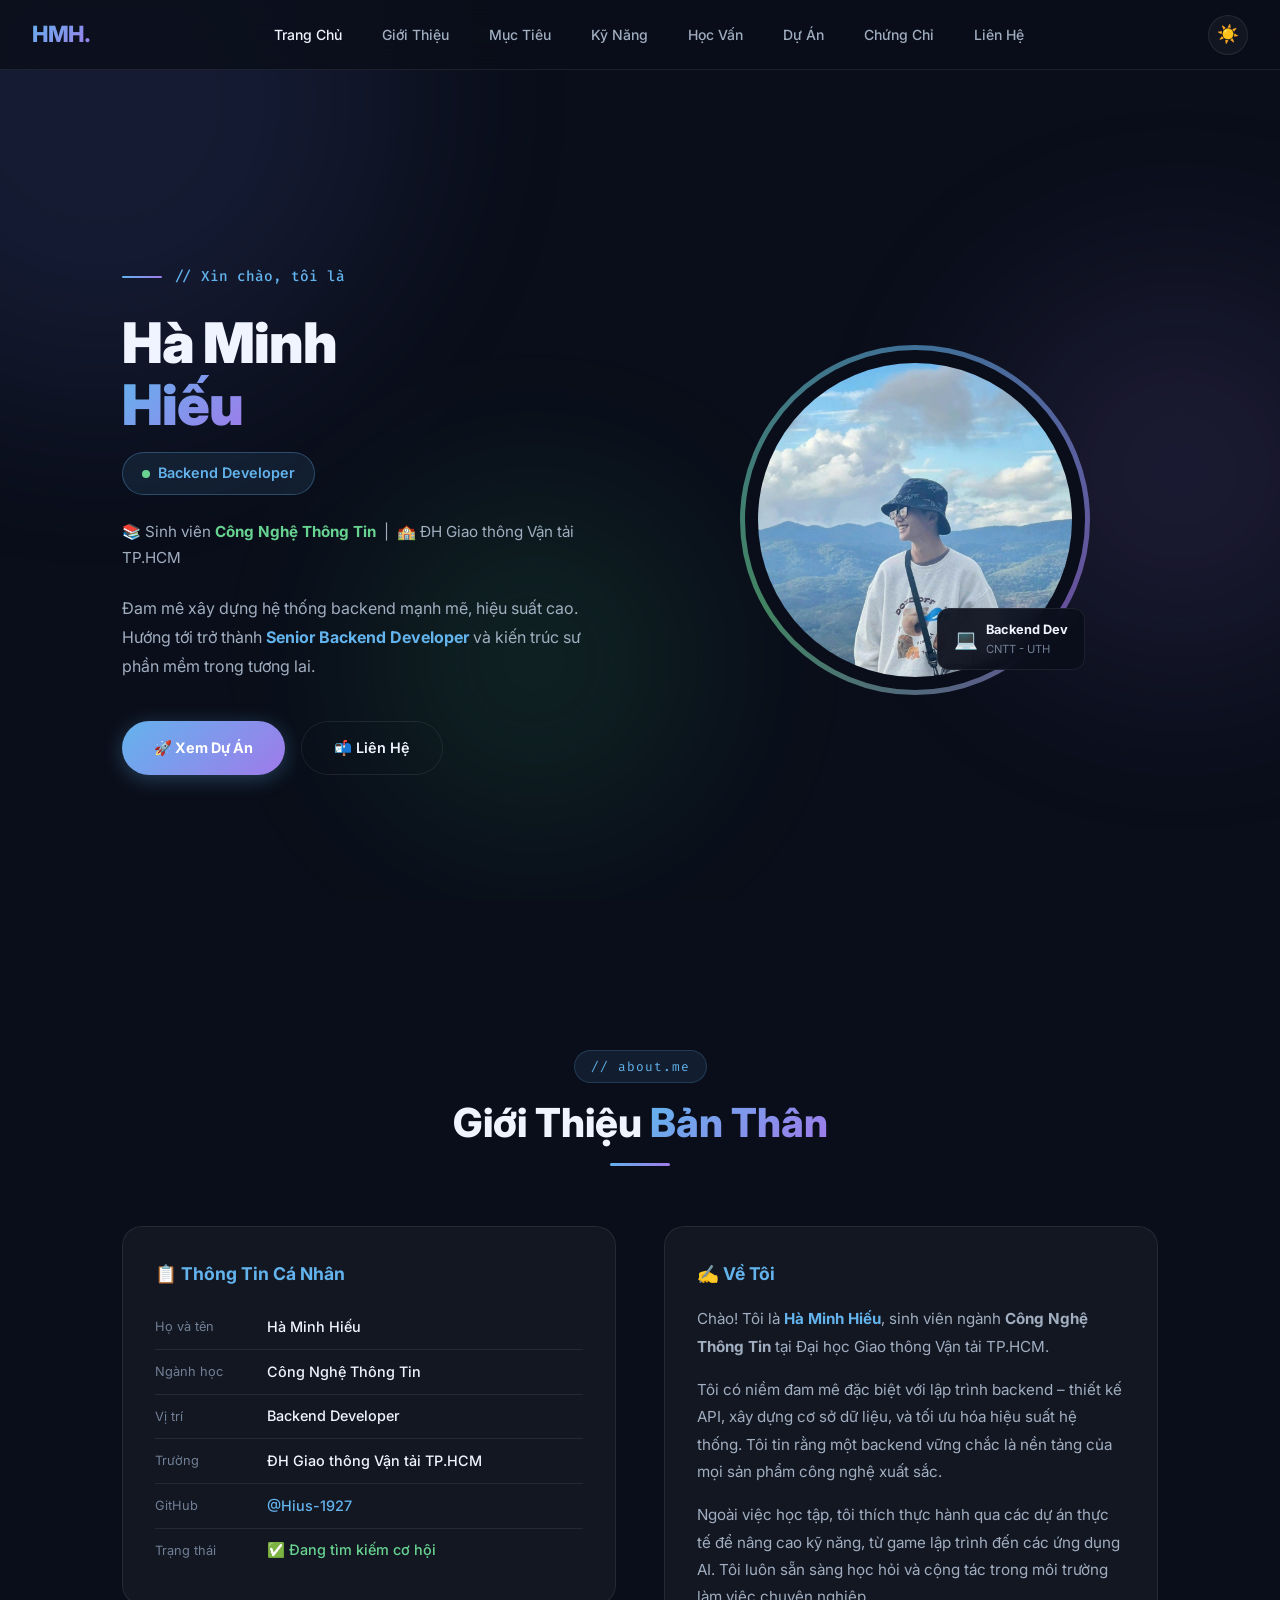
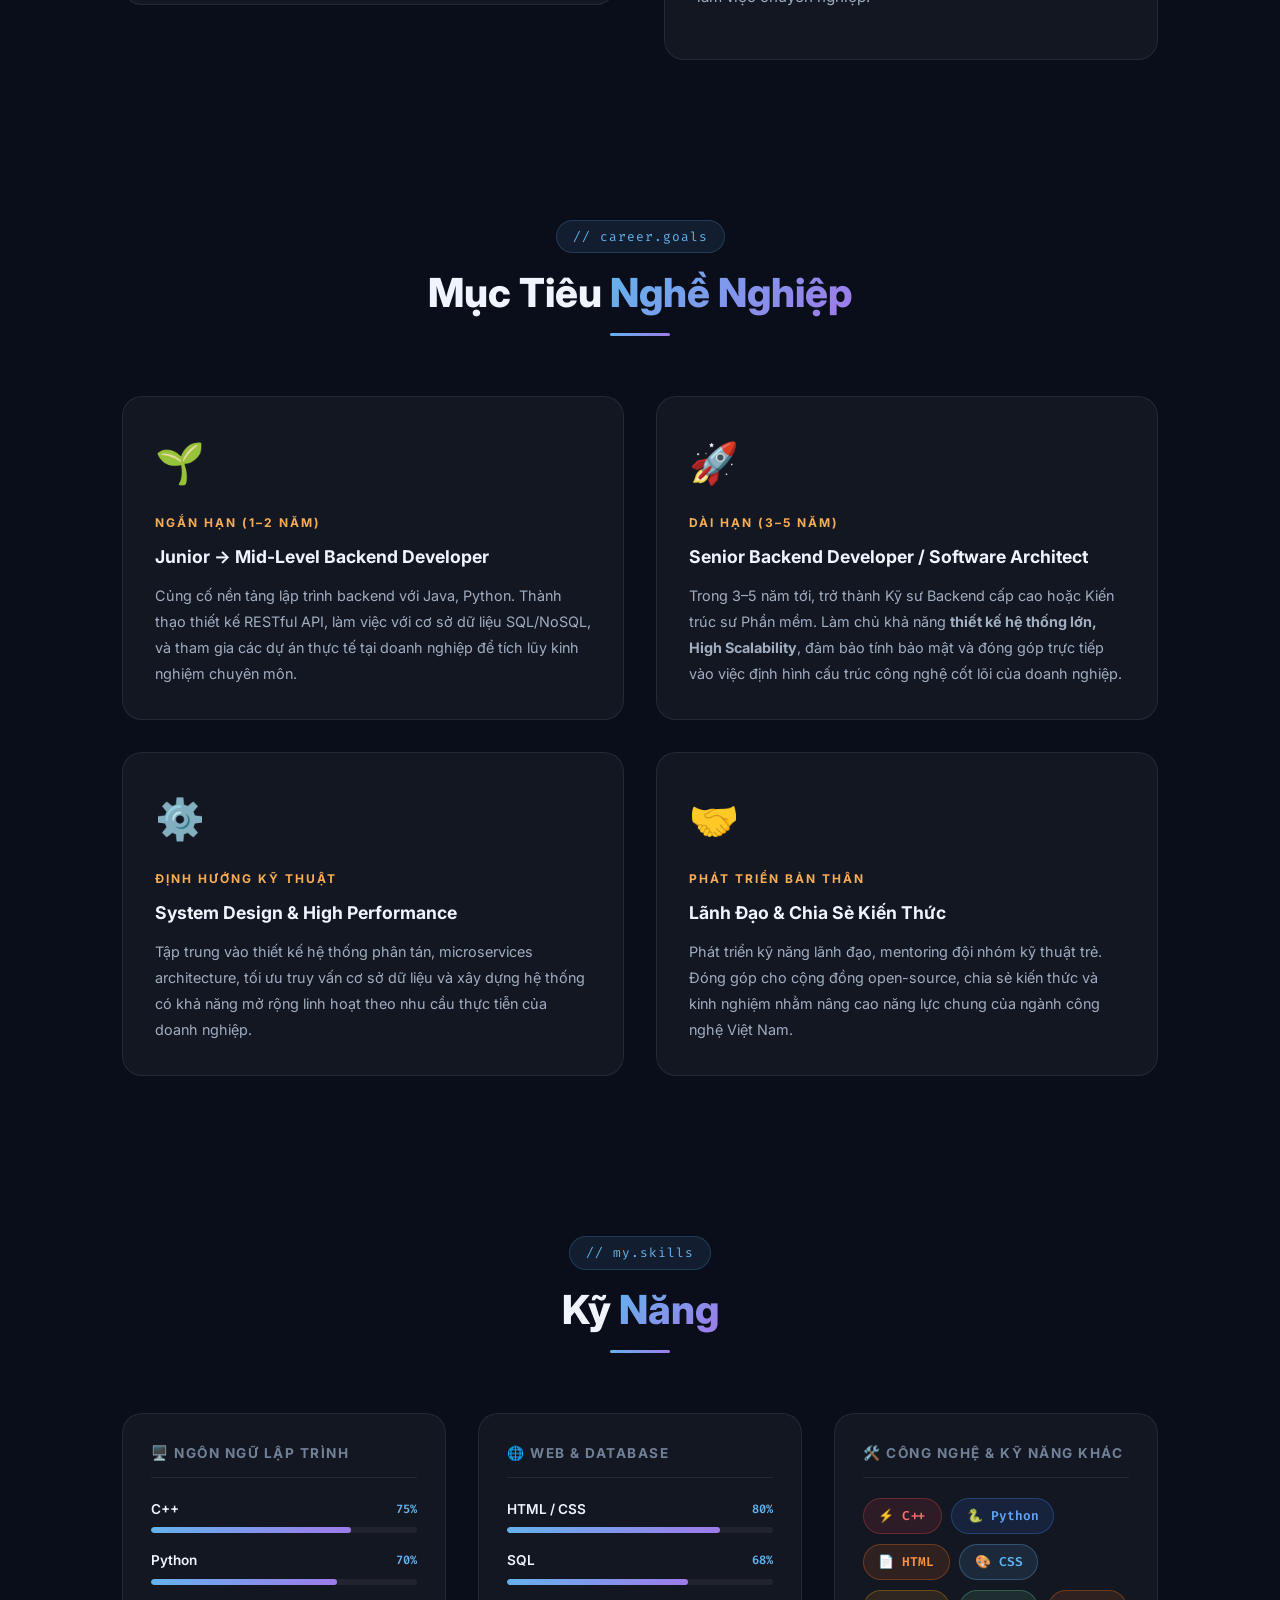
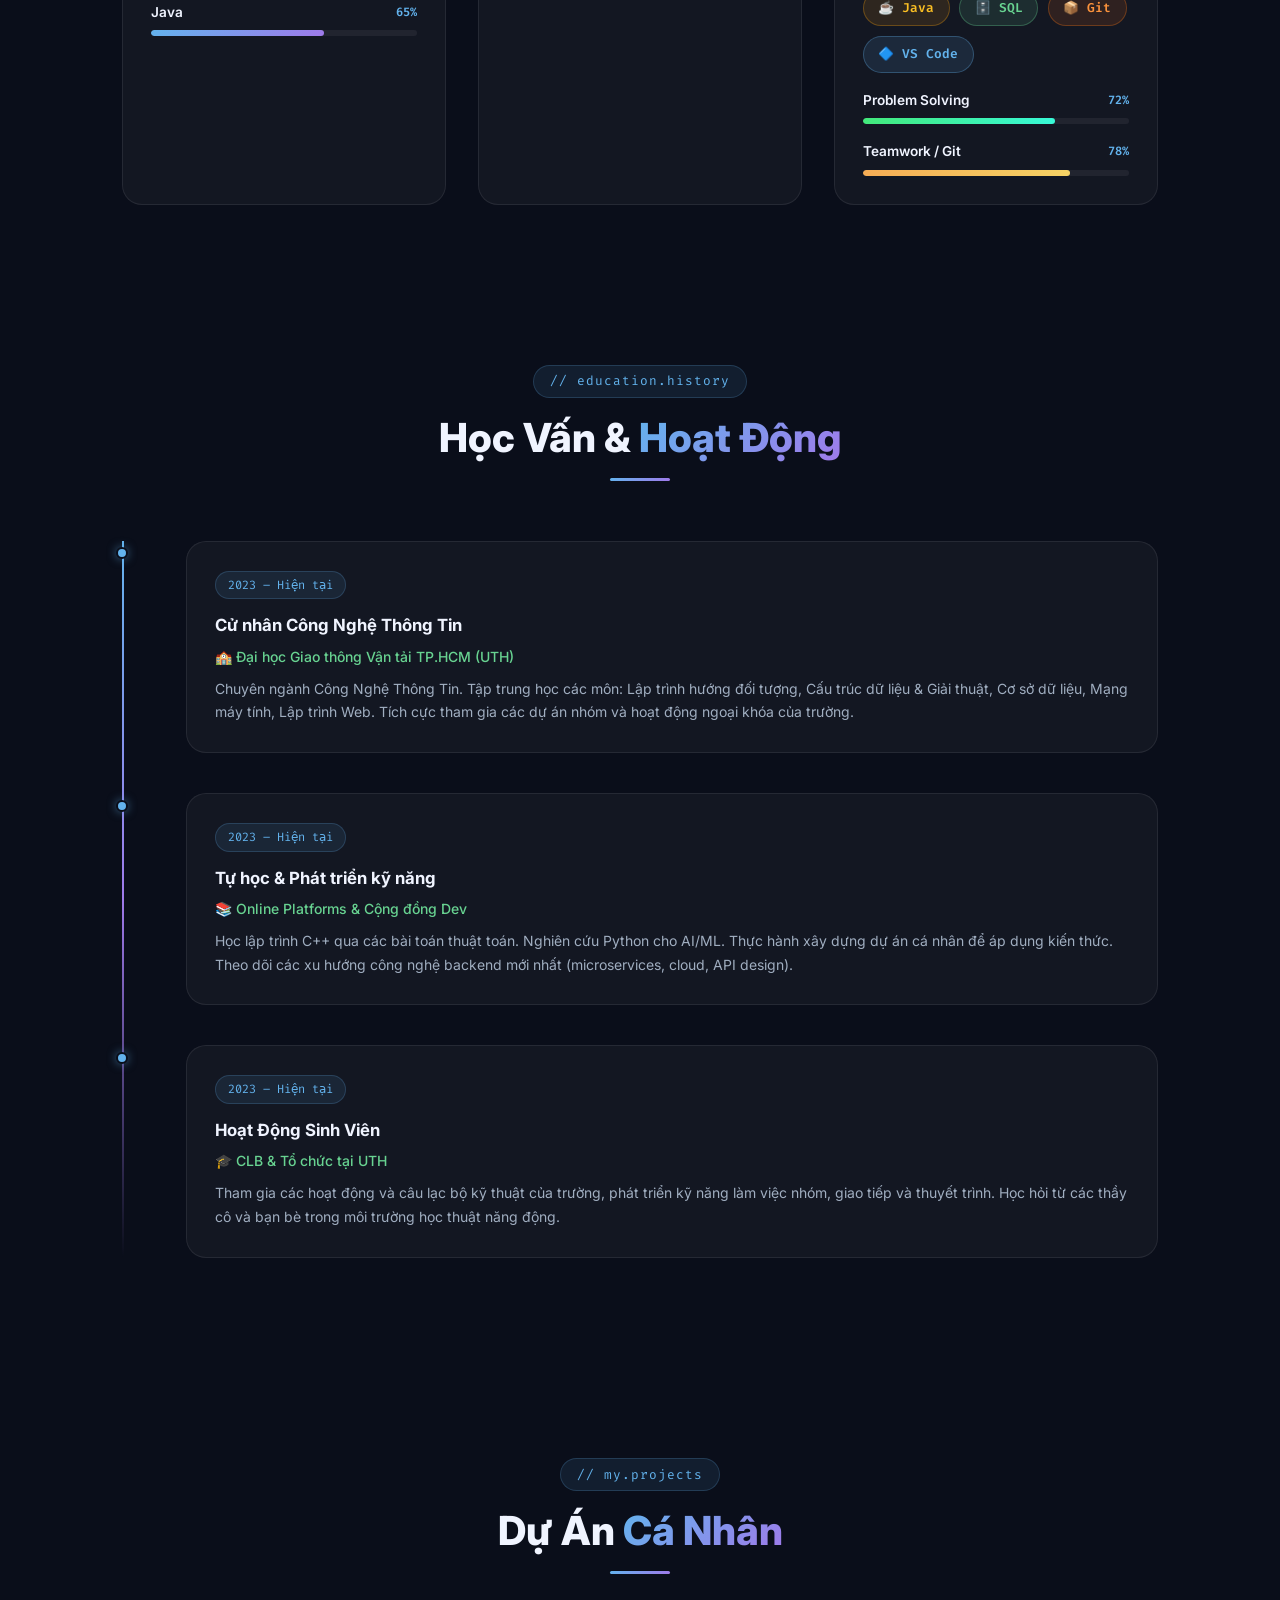
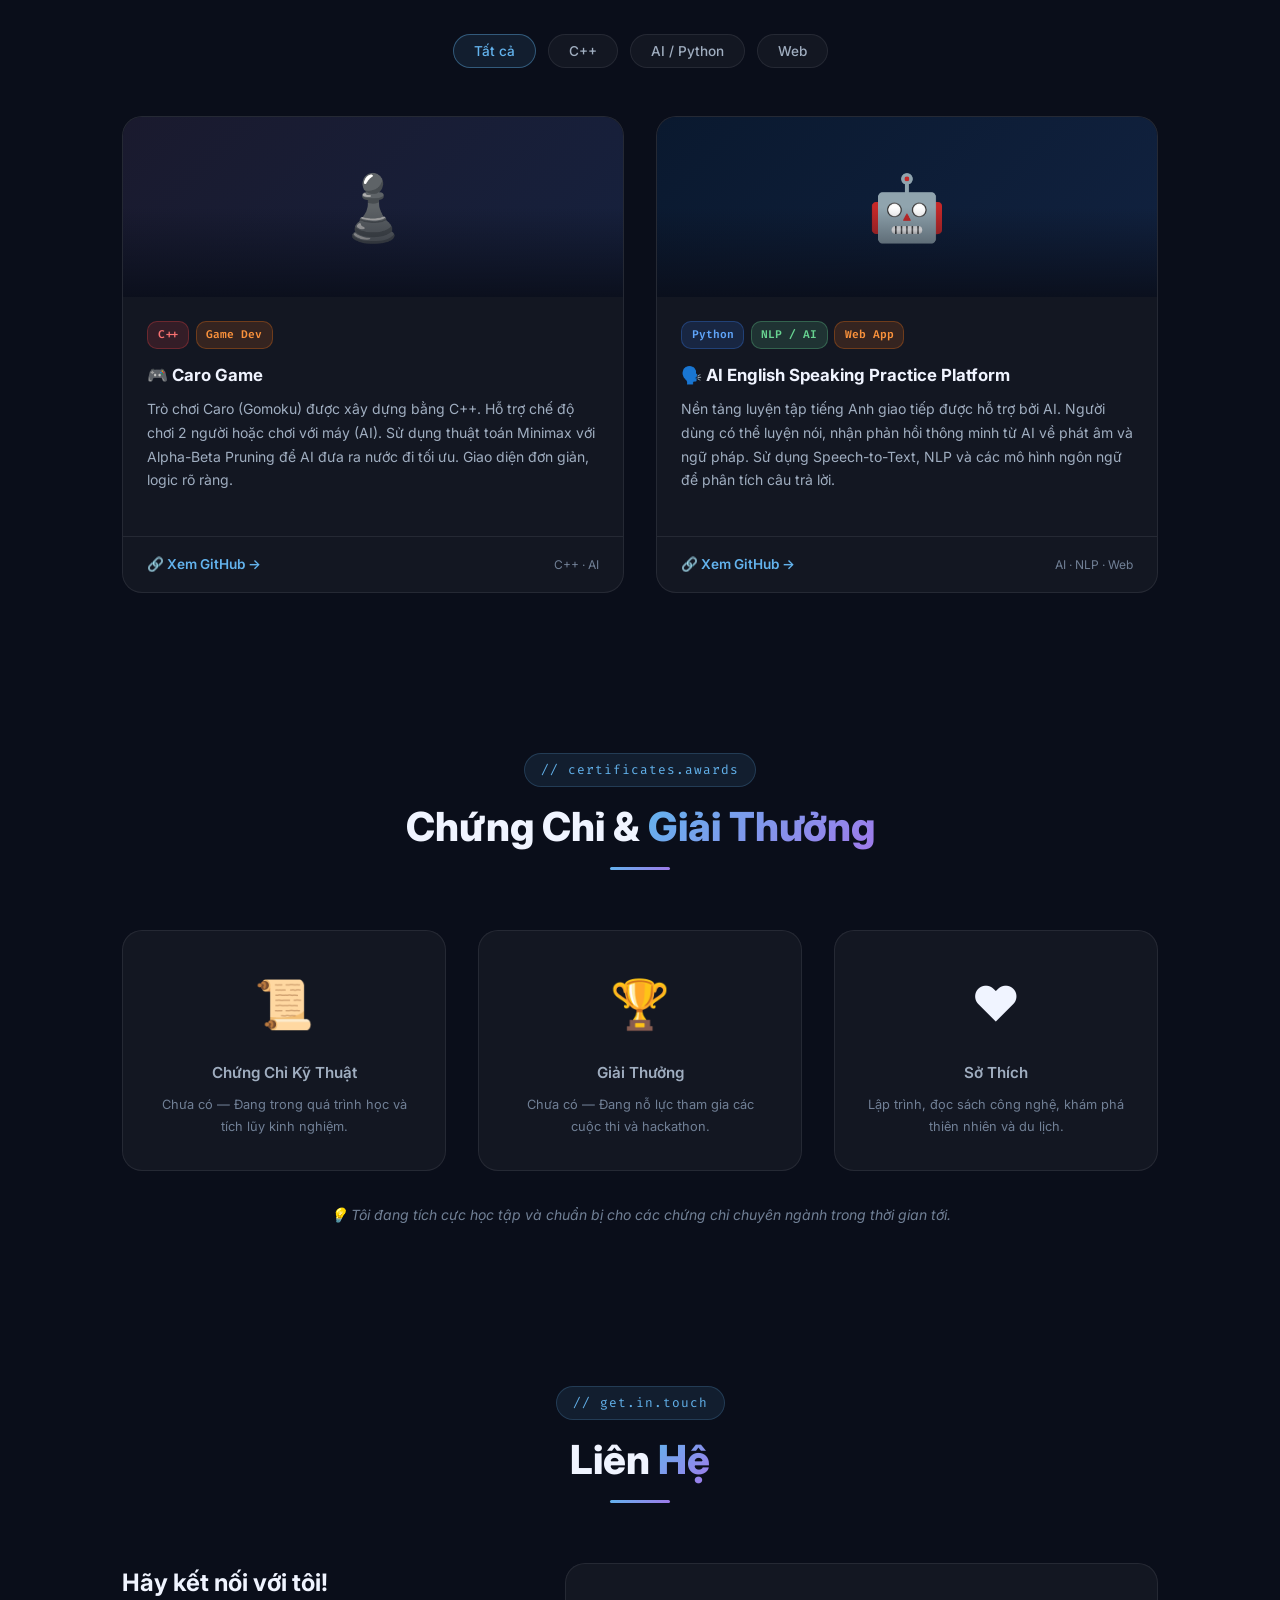
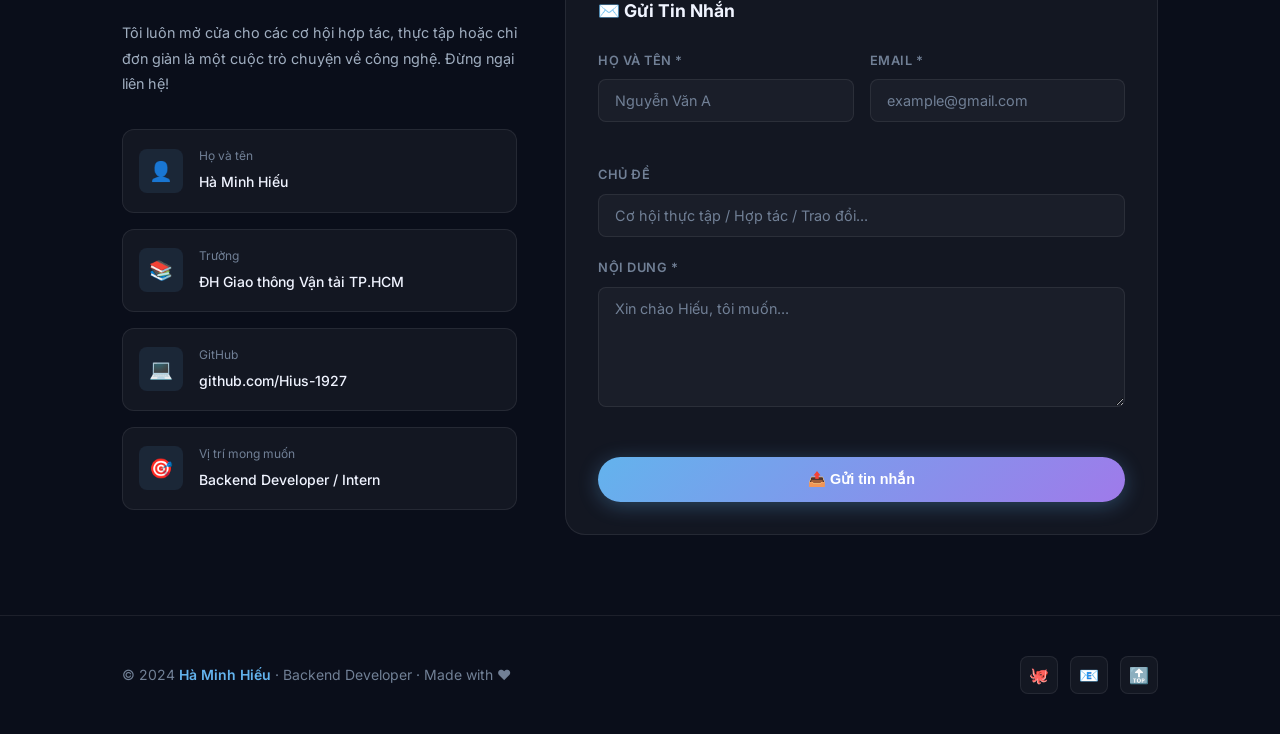
<file: members/minhhieu/index.html>
<!DOCTYPE html>
<html lang="vi">
<head>
  <meta charset="UTF-8" />
  <meta name="viewport" content="width=device-width, initial-scale=1.0" />
  <meta name="description" content="Portfolio cá nhân của Hà Minh Hiếu - Backend Developer | Sinh viên Công nghệ Thông tin tại ĐH Giao thông Vận tải TP.HCM." />
  <meta property="og:title" content="Hà Minh Hiếu | Backend Developer Portfolio" />
  <meta property="og:description" content="Portfolio cá nhân – Backend Developer, đam mê xây dựng hệ thống lớn." />
  <title>Hà Minh Hiếu | Backend Developer Portfolio</title>
  <link rel="stylesheet" href="css/style.css" />
  <link rel="icon" href="data:image/svg+xml,<svg xmlns='http://www.w3.org/2000/svg' viewBox='0 0 100 100'><text y='.9em' font-size='90'>🚀</text></svg>" />
</head>
<body>

<!-- Rocket Orb Preloader -->
<div id="rocket-preloader" class="rocket-preloader" aria-label="Đang khởi động hệ thống" role="status">
  <div class="rocket-preloader__content">
    <div class="rocket-preloader__icon-wrap" aria-hidden="true">
      <div class="rocket-preloader__ring"></div>
      <div class="rocket-preloader__ring--inner"></div>
      <div class="rocket-preloader__icon">🚀</div>
    </div>
    <div class="rocket-preloader__brand">NODE 04 // HÀ MINH HIẾU · BACKEND DEVELOPER</div>
    <div class="rocket-preloader__status" id="rocket-status">KHỞI ĐỘNG HỆ THỐNG BACKEND...</div>
    <div class="rocket-preloader__bar">
      <div class="rocket-preloader__fill" id="rocket-fill"></div>
    </div>
    <span class="rocket-preloader__percent" id="rocket-percent">0%</span>
  </div>
</div>

<div class="bg-effects" aria-hidden="true">
  <div class="orb orb-1"></div>
  <div class="orb orb-2"></div>
  <div class="orb orb-3"></div>
</div>

<header>
  <nav id="navbar" role="navigation" aria-label="Điều hướng chính">
    <div class="nav-logo">HMH.</div>
    <ul class="nav-links" role="menubar">
      <li role="none"><a href="#hero"         role="menuitem">Trang Chủ</a></li>
      <li role="none"><a href="#about"        role="menuitem">Giới Thiệu</a></li>
      <li role="none"><a href="#goals"        role="menuitem">Mục Tiêu</a></li>
      <li role="none"><a href="#skills"       role="menuitem">Kỹ Năng</a></li>
      <li role="none"><a href="#education"    role="menuitem">Học Vấn</a></li>
      <li role="none"><a href="#projects"     role="menuitem">Dự Án</a></li>
      <li role="none"><a href="#certificates" role="menuitem">Chứng Chỉ</a></li>
      <li role="none"><a href="#contact"      role="menuitem">Liên Hệ</a></li>
    </ul>
    <div class="nav-actions">
      <button id="darkModeToggle" title="Chuyển light mode" aria-label="Toggle dark/light mode">☀️</button>
      <button class="hamburger" id="hamburger" aria-label="Mở menu" aria-expanded="false">
        <span></span><span></span><span></span>
      </button>
    </div>
  </nav>
  <nav id="mobileNav" class="mobile-nav" aria-label="Menu di động">
    <a href="#hero">🏠 Trang Chủ</a>
    <a href="#about">👤 Giới Thiệu</a>
    <a href="#goals">🎯 Mục Tiêu</a>
    <a href="#skills">⚡ Kỹ Năng</a>
    <a href="#education">🎓 Học Vấn</a>
    <a href="#projects">💻 Dự Án</a>
    <a href="#certificates">🏆 Chứng Chỉ</a>
    <a href="#contact">📬 Liên Hệ</a>
  </nav>
</header>

<main>

  <!-- HERO -->
  <section id="hero" aria-label="Giới thiệu chính">
    <div class="container">
      <div class="hero-content">
        <div class="hero-text">
          <div class="hero-greeting">
            <div class="greeting-line"></div>
            <span class="greeting-text">// Xin chào, tôi là</span>
          </div>
          <h1 class="hero-name">
            Hà Minh<br />
            <span class="highlight">Hiếu</span>
          </h1>
          <div class="hero-role">
            <div class="role-badge">
              <span class="dot"></span>
              <span id="typingText">Backend Developer</span>
            </div>
          </div>
          <p class="hero-major">
            📚 Sinh viên <strong>Công Nghệ Thông Tin</strong> &nbsp;|&nbsp;
            🏫 ĐH Giao thông Vận tải TP.HCM
          </p>
          <p class="hero-description">
            Đam mê xây dựng hệ thống backend mạnh mẽ, hiệu suất cao.
            Hướng tới trở thành <strong style="color:var(--accent-1)">Senior Backend Developer</strong>
            và kiến trúc sư phần mềm trong tương lai.
          </p>
          <div class="hero-cta">
            <a href="#projects" class="btn-primary" id="btnViewProjects">🚀 Xem Dự Án</a>
            <a href="#contact" class="btn-secondary" id="btnContact">📬 Liên Hệ</a>
          </div>
        </div>

        <div class="hero-visual">
          <div class="avatar-wrapper">
            <div class="avatar-ring"></div>
            <div class="avatar-ring-inner"></div>
            <img
              src="images/avatar.jpg"
              alt="Ảnh đại diện Hà Minh Hiếu"
              class="avatar-img"
              id="avatarImg"
              onerror="this.onerror=null;this.src='data:image/svg+xml;charset=utf-8,%3Csvg xmlns%3D%22http%3A%2F%2Fwww.w3.org%2F2000%2Fsvg%22 width%3D%22320%22 height%3D%22320%22%3E%3Ccircle cx%3D%22160%22 cy%3D%22160%22 r%3D%22160%22 fill%3D%22%23141828%22%2F%3E%3Ctext x%3D%22160%22 y%3D%22190%22 text-anchor%3D%22middle%22 font-size%3D%22120%22 fill%3D%22%23667eea%22%3E👤%3C%2Ftext%3E%3C%2Fsvg%3E'"
            />
            <div class="avatar-badges">
              <div class="badge-card">
                <span class="icon">💻</span>
                <div class="info">
                  <strong>Backend Dev</strong>
                  <span>CNTT - UTH</span>
                </div>
              </div>
            </div>
          </div>
        </div>
      </div>
    </div>
  </section>

  <!-- ABOUT -->
  <section id="about" aria-label="Giới thiệu bản thân">
    <div class="container">
      <div class="section-header reveal">
        <div class="section-tag">// about.me</div>
        <h2 class="section-title">Giới Thiệu <span>Bản Thân</span></h2>
        <div class="section-divider"></div>
      </div>
      <div class="about-grid">
        <div class="about-card reveal-left">
          <h3>📋 Thông Tin Cá Nhân</h3>
          <ul class="info-list">
            <li><span class="label">Họ và tên</span><span class="value">Hà Minh Hiếu</span></li>
            <li><span class="label">Ngành học</span><span class="value">Công Nghệ Thông Tin</span></li>
            <li><span class="label">Vị trí</span><span class="value">Backend Developer</span></li>
            <li><span class="label">Trường</span><span class="value">ĐH Giao thông Vận tải TP.HCM</span></li>
            <li><span class="label">GitHub</span><span class="value">
              <a href="https://github.com/Hius-1927" target="_blank" rel="noopener"
                 style="color:var(--accent-1);text-decoration:none;">@Hius-1927</a>
            </span></li>
            <li><span class="label">Trạng thái</span><span class="value" style="color:var(--accent-3);">✅ Đang tìm kiếm cơ hội</span></li>
          </ul>
        </div>
        <div class="about-card reveal-right">
          <h3>✍️ Về Tôi</h3>
          <p class="intro-text">
            Chào! Tôi là <strong style="color:var(--accent-1)">Hà Minh Hiếu</strong>, sinh viên ngành
            <strong>Công Nghệ Thông Tin</strong> tại Đại học Giao thông Vận tải TP.HCM.
          </p>
          <p class="intro-text">
            Tôi có niềm đam mê đặc biệt với lập trình backend – thiết kế API, xây dựng cơ sở dữ liệu,
            và tối ưu hóa hiệu suất hệ thống. Tôi tin rằng một backend vững chắc là nền tảng
            của mọi sản phẩm công nghệ xuất sắc.
          </p>
          <p class="intro-text">
            Ngoài việc học tập, tôi thích thực hành qua các dự án thực tế để nâng cao kỹ năng,
            từ game lập trình đến các ứng dụng AI. Tôi luôn sẵn sàng học hỏi và cộng tác
            trong môi trường làm việc chuyên nghiệp.
          </p>
        </div>
      </div>
    </div>
  </section>

  <!-- CAREER GOALS -->
  <section id="goals" aria-label="Mục tiêu nghề nghiệp">
    <div class="container">
      <div class="section-header reveal">
        <div class="section-tag">// career.goals</div>
        <h2 class="section-title">Mục Tiêu <span>Nghề Nghiệp</span></h2>
        <div class="section-divider"></div>
      </div>
      <div class="goals-grid">
        <div class="goal-card reveal">
          <div class="goal-icon">🌱</div>
          <div class="goal-label">Ngắn Hạn (1–2 Năm)</div>
          <h3>Junior → Mid-Level Backend Developer</h3>
          <p>
            Củng cố nền tảng lập trình backend với Java, Python. Thành thạo thiết kế RESTful API,
            làm việc với cơ sở dữ liệu SQL/NoSQL, và tham gia các dự án thực tế tại doanh nghiệp
            để tích lũy kinh nghiệm chuyên môn.
          </p>
        </div>
        <div class="goal-card reveal">
          <div class="goal-icon">🚀</div>
          <div class="goal-label">Dài Hạn (3–5 Năm)</div>
          <h3>Senior Backend Developer / Software Architect</h3>
          <p>
            Trong 3–5 năm tới, trở thành Kỹ sư Backend cấp cao hoặc Kiến trúc sư Phần mềm. Làm chủ
            khả năng <strong>thiết kế hệ thống lớn, High Scalability</strong>, đảm bảo tính bảo mật
            và đóng góp trực tiếp vào việc định hình cấu trúc công nghệ cốt lõi của doanh nghiệp.
          </p>
        </div>
        <div class="goal-card reveal">
          <div class="goal-icon">⚙️</div>
          <div class="goal-label">Định Hướng Kỹ Thuật</div>
          <h3>System Design & High Performance</h3>
          <p>
            Tập trung vào thiết kế hệ thống phân tán, microservices architecture, tối ưu truy vấn
            cơ sở dữ liệu và xây dựng hệ thống có khả năng mở rộng linh hoạt theo nhu cầu
            thực tiễn của doanh nghiệp.
          </p>
        </div>
        <div class="goal-card reveal">
          <div class="goal-icon">🤝</div>
          <div class="goal-label">Phát Triển Bản Thân</div>
          <h3>Lãnh Đạo & Chia Sẻ Kiến Thức</h3>
          <p>
            Phát triển kỹ năng lãnh đạo, mentoring đội nhóm kỹ thuật trẻ. Đóng góp cho cộng đồng
            open-source, chia sẻ kiến thức và kinh nghiệm nhằm nâng cao năng lực chung
            của ngành công nghệ Việt Nam.
          </p>
        </div>
      </div>
    </div>
  </section>

  <!-- SKILLS -->
  <section id="skills" aria-label="Kỹ năng">
    <div class="container">
      <div class="section-header reveal">
        <div class="section-tag">// my.skills</div>
        <h2 class="section-title">Kỹ <span>Năng</span></h2>
        <div class="section-divider"></div>
      </div>
      <div class="skills-grid">
        <div class="skill-category reveal">
          <h3>🖥️ Ngôn Ngữ Lập Trình</h3>
          <div class="skill-bars">
            <div class="skill-bar-item">
              <div class="skill-bar-info">
                <span class="skill-bar-name">C++</span>
                <span class="skill-bar-pct">75%</span>
              </div>
              <div class="skill-bar-track"><div class="skill-bar-fill" data-width="75%"></div></div>
            </div>
            <div class="skill-bar-item">
              <div class="skill-bar-info">
                <span class="skill-bar-name">Python</span>
                <span class="skill-bar-pct">70%</span>
              </div>
              <div class="skill-bar-track"><div class="skill-bar-fill" data-width="70%"></div></div>
            </div>
            <div class="skill-bar-item">
              <div class="skill-bar-info">
                <span class="skill-bar-name">Java</span>
                <span class="skill-bar-pct">65%</span>
              </div>
              <div class="skill-bar-track"><div class="skill-bar-fill" data-width="65%"></div></div>
            </div>
          </div>
        </div>

        <div class="skill-category reveal">
          <h3>🌐 Web & Database</h3>
          <div class="skill-bars">
            <div class="skill-bar-item">
              <div class="skill-bar-info">
                <span class="skill-bar-name">HTML / CSS</span>
                <span class="skill-bar-pct">80%</span>
              </div>
              <div class="skill-bar-track"><div class="skill-bar-fill" data-width="80%"></div></div>
            </div>
            <div class="skill-bar-item">
              <div class="skill-bar-info">
                <span class="skill-bar-name">SQL</span>
                <span class="skill-bar-pct">68%</span>
              </div>
              <div class="skill-bar-track"><div class="skill-bar-fill" data-width="68%"></div></div>
            </div>
          </div>
        </div>

        <div class="skill-category reveal">
          <h3>🛠️ Công Nghệ & Kỹ Năng Khác</h3>
          <div class="skill-tags" style="margin-bottom:1rem;">
            <span class="skill-tag tag-cpp"    data-tooltip="Lập trình hệ thống, thuật toán">⚡ C++</span>
            <span class="skill-tag tag-python"  data-tooltip="AI, Data, Scripting">🐍 Python</span>
            <span class="skill-tag tag-html"    data-tooltip="Markup & Layout">📄 HTML</span>
            <span class="skill-tag tag-css"     data-tooltip="Styling & Animations">🎨 CSS</span>
            <span class="skill-tag tag-java"    data-tooltip="OOP, Backend">☕ Java</span>
            <span class="skill-tag tag-sql"     data-tooltip="Database Query">🗄️ SQL</span>
            <span class="skill-tag tag-git"     data-tooltip="Version Control">📦 Git</span>
            <span class="skill-tag tag-vscode"  data-tooltip="IDE">🔷 VS Code</span>
          </div>
          <div class="skill-bars">
            <div class="skill-bar-item">
              <div class="skill-bar-info">
                <span class="skill-bar-name">Problem Solving</span>
                <span class="skill-bar-pct">72%</span>
              </div>
              <div class="skill-bar-track">
                <div class="skill-bar-fill" data-width="72%" style="background:linear-gradient(90deg,#43e97b,#38f9d7);"></div>
              </div>
            </div>
            <div class="skill-bar-item">
              <div class="skill-bar-info">
                <span class="skill-bar-name">Teamwork / Git</span>
                <span class="skill-bar-pct">78%</span>
              </div>
              <div class="skill-bar-track">
                <div class="skill-bar-fill" data-width="78%" style="background:linear-gradient(90deg,#f6ad55,#f6d365);"></div>
              </div>
            </div>
          </div>
        </div>
      </div>
    </div>
  </section>

  <!-- EDUCATION -->
  <section id="education" aria-label="Học vấn và kinh nghiệm">
    <div class="container">
      <div class="section-header reveal">
        <div class="section-tag">// education.history</div>
        <h2 class="section-title">Học Vấn & <span>Hoạt Động</span></h2>
        <div class="section-divider"></div>
      </div>
      <div class="edu-timeline">
        <div class="edu-item reveal">
          <div class="edu-card">
            <span class="edu-year">2023 – Hiện tại</span>
            <h3>Cử nhân Công Nghệ Thông Tin</h3>
            <p class="school">🏫 Đại học Giao thông Vận tải TP.HCM (UTH)</p>
            <p>
              Chuyên ngành Công Nghệ Thông Tin. Tập trung học các môn:
              Lập trình hướng đối tượng, Cấu trúc dữ liệu &amp; Giải thuật, Cơ sở dữ liệu,
              Mạng máy tính, Lập trình Web. Tích cực tham gia các dự án nhóm và hoạt động
              ngoại khóa của trường.
            </p>
          </div>
        </div>
        <div class="edu-item reveal">
          <div class="edu-card">
            <span class="edu-year">2023 – Hiện tại</span>
            <h3>Tự học &amp; Phát triển kỹ năng</h3>
            <p class="school">📚 Online Platforms &amp; Cộng đồng Dev</p>
            <p>
              Học lập trình C++ qua các bài toán thuật toán. Nghiên cứu Python cho AI/ML.
              Thực hành xây dựng dự án cá nhân để áp dụng kiến thức. Theo dõi các
              xu hướng công nghệ backend mới nhất (microservices, cloud, API design).
            </p>
          </div>
        </div>
        <div class="edu-item reveal">
          <div class="edu-card">
            <span class="edu-year">2023 – Hiện tại</span>
            <h3>Hoạt Động Sinh Viên</h3>
            <p class="school">🎓 CLB &amp; Tổ chức tại UTH</p>
            <p>
              Tham gia các hoạt động và câu lạc bộ kỹ thuật của trường, phát triển kỹ năng
              làm việc nhóm, giao tiếp và thuyết trình. Học hỏi từ các thầy cô và bạn bè
              trong môi trường học thuật năng động.
            </p>
          </div>
        </div>
      </div>
    </div>
  </section>

  <!-- PROJECTS -->
  <section id="projects" aria-label="Dự án cá nhân">
    <div class="container">
      <div class="section-header reveal">
        <div class="section-tag">// my.projects</div>
        <h2 class="section-title">Dự Án <span>Cá Nhân</span></h2>
        <div class="section-divider"></div>
      </div>
      <div class="projects-filter" role="group" aria-label="Lọc dự án">
        <button class="filter-btn active" data-filter="all"  id="filterAll">Tất cả</button>
        <button class="filter-btn"        data-filter="cpp"  id="filterCpp">C++</button>
        <button class="filter-btn"        data-filter="ai"   id="filterAi">AI / Python</button>
        <button class="filter-btn"        data-filter="web"  id="filterWeb">Web</button>
      </div>
      <div class="projects-grid">
        <article class="project-card reveal" data-category="cpp game" aria-label="Dự án Caro Game">
          <div class="project-banner">
            <div class="project-banner-bg banner-caro">♟️</div>
            <div class="project-overlay"></div>
          </div>
          <div class="project-body">
            <div class="project-tags">
              <span class="project-tag pt-cpp">C++</span>
              <span class="project-tag pt-web">Game Dev</span>
            </div>
            <h3>🎮 Caro Game</h3>
            <p>
              Trò chơi Caro (Gomoku) được xây dựng bằng C++. Hỗ trợ chế độ chơi 2 người
              hoặc chơi với máy (AI). Sử dụng thuật toán Minimax với Alpha-Beta Pruning
              để AI đưa ra nước đi tối ưu. Giao diện đơn giản, logic rõ ràng.
            </p>
          </div>
          <div class="project-footer">
            <a href="https://github.com/Hius-1927/Caro-Game"
               target="_blank" rel="noopener"
               class="project-link" id="linkCaroGame"
               aria-label="Xem mã nguồn Caro Game trên GitHub">
              🔗 Xem GitHub →
            </a>
            <span style="font-size:0.75rem;color:var(--text-muted);">C++ · AI</span>
          </div>
        </article>

        <article class="project-card reveal" data-category="ai python web nlp" aria-label="Dự án AI English Speaking Platform">
          <div class="project-banner">
            <div class="project-banner-bg banner-ai">🤖</div>
            <div class="project-overlay"></div>
          </div>
          <div class="project-body">
            <div class="project-tags">
              <span class="project-tag pt-ai">Python</span>
              <span class="project-tag pt-nlp">NLP / AI</span>
              <span class="project-tag pt-web">Web App</span>
            </div>
            <h3>🗣️ AI English Speaking Practice Platform</h3>
            <p>
              Nền tảng luyện tập tiếng Anh giao tiếp được hỗ trợ bởi AI. Người dùng
              có thể luyện nói, nhận phản hồi thông minh từ AI về phát âm và ngữ pháp.
              Sử dụng Speech-to-Text, NLP và các mô hình ngôn ngữ để phân tích câu trả lời.
            </p>
          </div>
          <div class="project-footer">
            <a href="https://github.com/botPhU/project-An-English-speaking-practice-platform-supported-by-AI"
               target="_blank" rel="noopener"
               class="project-link" id="linkAiEnglish"
               aria-label="Xem mã nguồn AI English Speaking Platform trên GitHub">
              🔗 Xem GitHub →
            </a>
            <span style="font-size:0.75rem;color:var(--text-muted);">AI · NLP · Web</span>
          </div>
        </article>
      </div>
    </div>
  </section>

  <!-- CERTIFICATES -->
  <section id="certificates" aria-label="Chứng chỉ và giải thưởng">
    <div class="container">
      <div class="section-header reveal">
        <div class="section-tag">// certificates.awards</div>
        <h2 class="section-title">Chứng Chỉ & <span>Giải Thưởng</span></h2>
        <div class="section-divider"></div>
      </div>
      <div class="certs-grid">
        <div class="cert-card reveal">
          <div class="cert-icon">📜</div>
          <h3>Chứng Chỉ Kỹ Thuật</h3>
          <p>Chưa có — Đang trong quá trình học và tích lũy kinh nghiệm.</p>
        </div>
        <div class="cert-card reveal">
          <div class="cert-icon">🏆</div>
          <h3>Giải Thưởng</h3>
          <p>Chưa có — Đang nỗ lực tham gia các cuộc thi và hackathon.</p>
        </div>
        <div class="cert-card reveal">
          <div class="cert-icon">❤️</div>
          <h3>Sở Thích</h3>
          <p>Lập trình, đọc sách công nghệ, khám phá thiên nhiên và du lịch.</p>
        </div>
      </div>
      <div class="reveal" style="text-align:center;margin-top:2rem;">
        <p style="color:var(--text-muted);font-size:0.875rem;font-style:italic;">
          💡 Tôi đang tích cực học tập và chuẩn bị cho các chứng chỉ chuyên ngành trong thời gian tới.
        </p>
      </div>
    </div>
  </section>

  <!-- CONTACT -->
  <section id="contact" aria-label="Liên hệ">
    <div class="container">
      <div class="section-header reveal">
        <div class="section-tag">// get.in.touch</div>
        <h2 class="section-title">Liên <span>Hệ</span></h2>
        <div class="section-divider"></div>
      </div>
      <div class="contact-wrapper">
        <div class="contact-info reveal-left">
          <h3>Hãy kết nối với tôi!</h3>
          <p>
            Tôi luôn mở cửa cho các cơ hội hợp tác, thực tập hoặc chỉ đơn giản là
            một cuộc trò chuyện về công nghệ. Đừng ngại liên hệ!
          </p>
          <div class="contact-items">
            <div class="contact-item">
              <div class="ci-icon">👤</div>
              <div class="ci-text">
                <div class="label">Họ và tên</div>
                <span class="value">Hà Minh Hiếu</span>
              </div>
            </div>
            <div class="contact-item">
              <div class="ci-icon">📚</div>
              <div class="ci-text">
                <div class="label">Trường</div>
                <span class="value">ĐH Giao thông Vận tải TP.HCM</span>
              </div>
            </div>
            <div class="contact-item">
              <div class="ci-icon">💻</div>
              <div class="ci-text">
                <div class="label">GitHub</div>
                <a href="https://github.com/Hius-1927" target="_blank" rel="noopener"
                   class="value" id="githubLink">github.com/Hius-1927</a>
              </div>
            </div>
            <div class="contact-item">
              <div class="ci-icon">🎯</div>
              <div class="ci-text">
                <div class="label">Vị trí mong muốn</div>
                <span class="value">Backend Developer / Intern</span>
              </div>
            </div>
          </div>
        </div>

        <div class="reveal-right">
          <form class="contact-form" id="contactForm" novalidate aria-label="Form liên hệ">
            <h4 class="form-title">✉️ Gửi Tin Nhắn</h4>
            <div class="form-row">
              <div class="form-group">
                <label for="formName">Họ và tên *</label>
                <input type="text" id="formName" name="name" placeholder="Nguyễn Văn A" autocomplete="name" />
                <span class="form-error" id="errName"></span>
              </div>
              <div class="form-group">
                <label for="formEmail">Email *</label>
                <input type="email" id="formEmail" name="email" placeholder="example@gmail.com" autocomplete="email" />
                <span class="form-error" id="errEmail"></span>
              </div>
            </div>
            <div class="form-group">
              <label for="formSubject">Chủ đề</label>
              <input type="text" id="formSubject" name="subject" placeholder="Cơ hội thực tập / Hợp tác / Trao đổi..." />
            </div>
            <div class="form-group">
              <label for="formMessage">Nội dung *</label>
              <textarea id="formMessage" name="message" placeholder="Xin chào Hiếu, tôi muốn..."></textarea>
              <span class="form-error" id="errMessage"></span>
            </div>
            <button type="submit" class="btn-primary" id="btnSubmitForm" style="width:100%;justify-content:center;">
              📤 Gửi tin nhắn
            </button>
            <div class="form-success" id="formSuccess">
              ✅ Cảm ơn bạn! Tôi sẽ phản hồi sớm nhất có thể.
            </div>
          </form>
        </div>
      </div>
    </div>
  </section>

</main>

<footer>
  <div class="container">
    <div class="footer-inner">
      <p>© 2024 <span>Hà Minh Hiếu</span> · Backend Developer · Made with ❤️</p>
      <div class="footer-socials">
        <a href="https://github.com/Hius-1927" target="_blank" rel="noopener"
           class="social-link" id="footerGithub" aria-label="GitHub" title="GitHub">🐙</a>
        <a href="#contact" class="social-link" id="footerEmail" aria-label="Liên hệ" title="Email">📧</a>
        <a href="#hero"    class="social-link" id="footerTop"   aria-label="Lên đầu" title="Lên đầu">🔝</a>
      </div>
    </div>
  </div>
</footer>

<button id="backToTop" aria-label="Quay lại đầu trang" title="Lên đầu trang">↑</button>

<script src="js/main.js"></script>
</body>
</html>
</file>
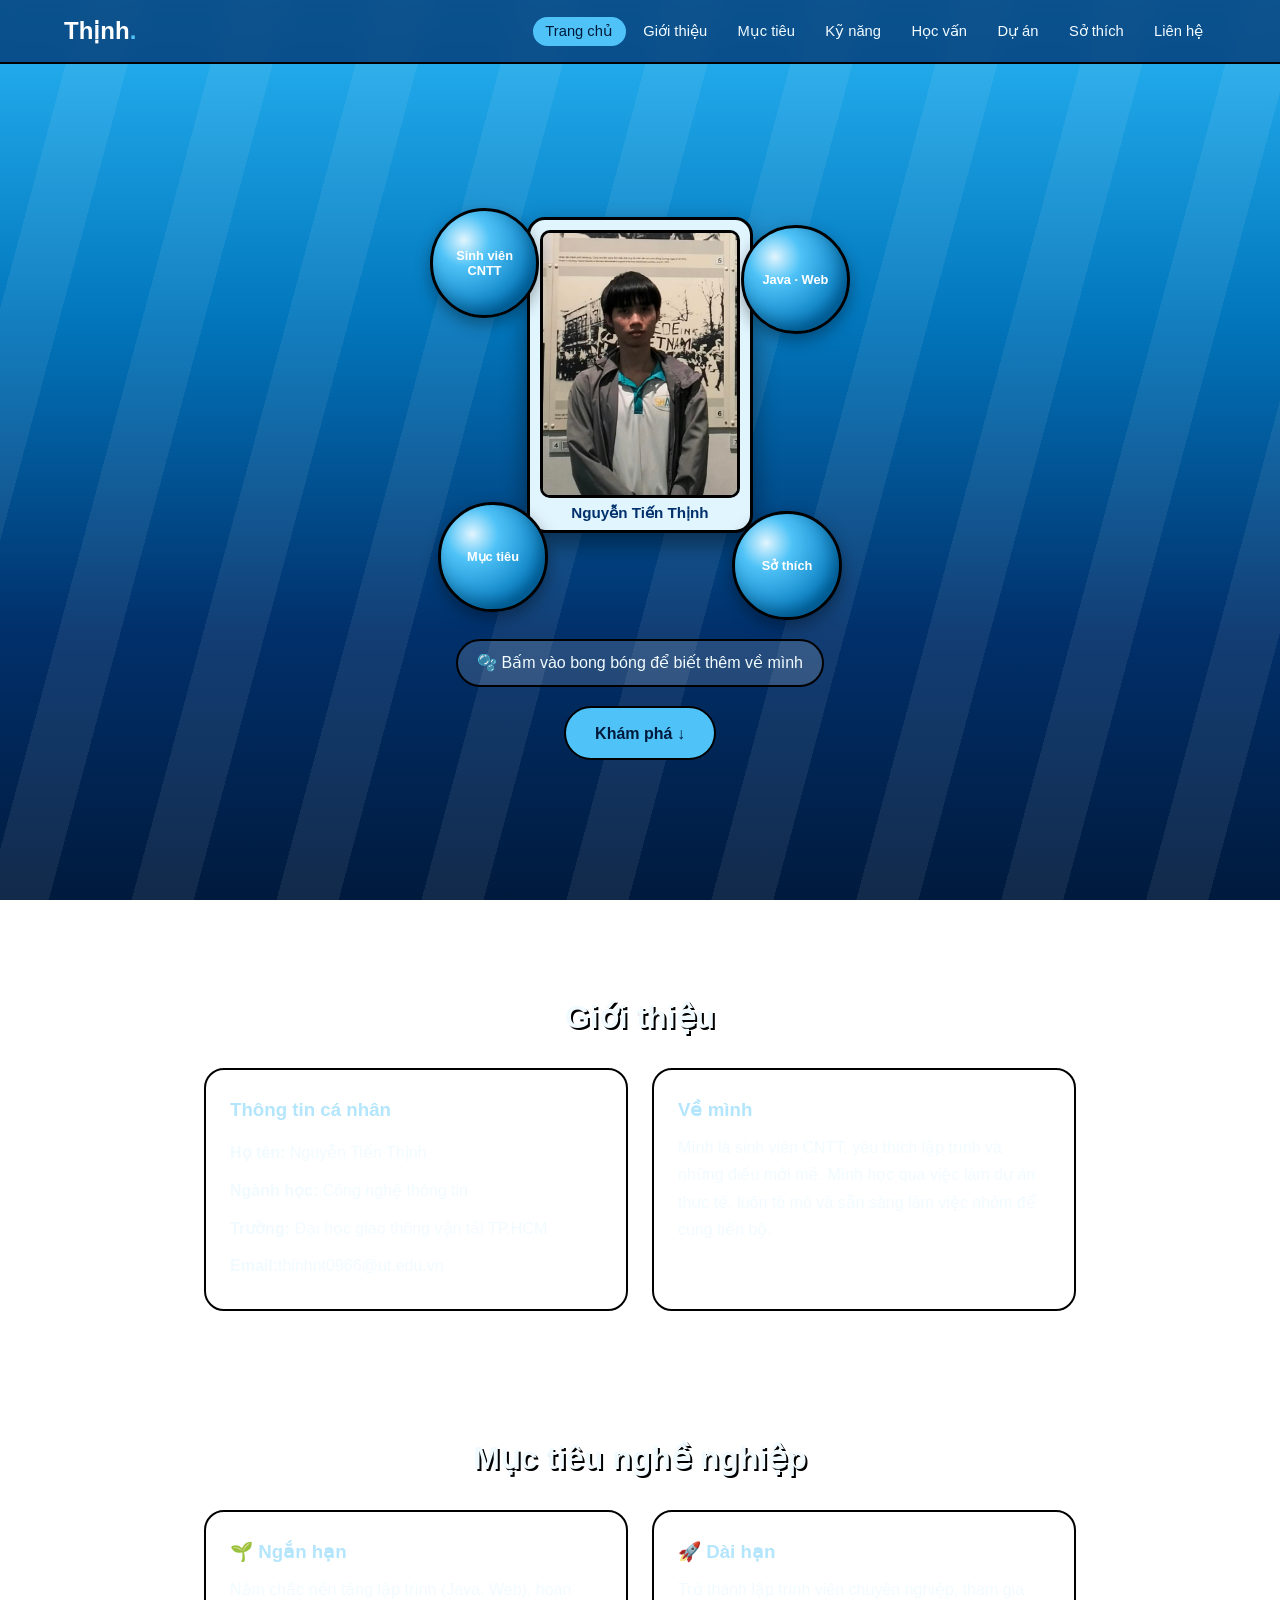
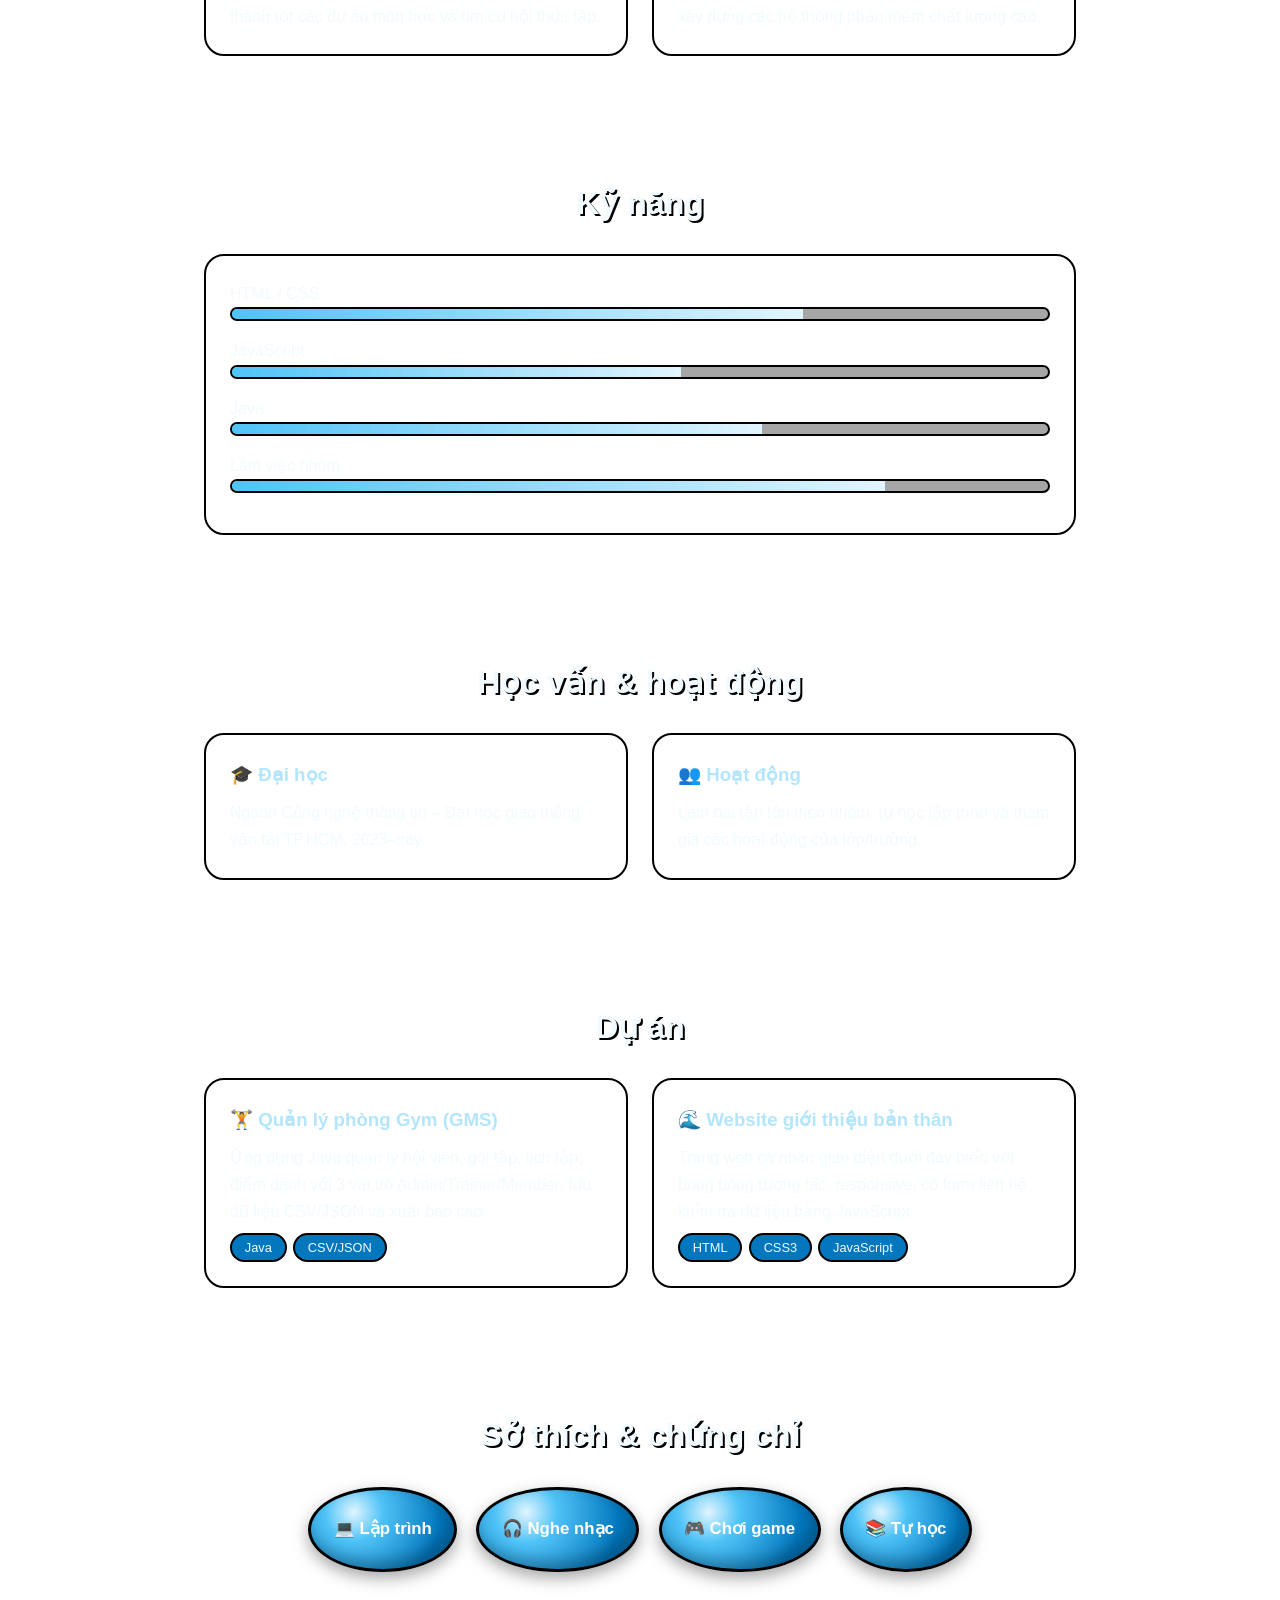
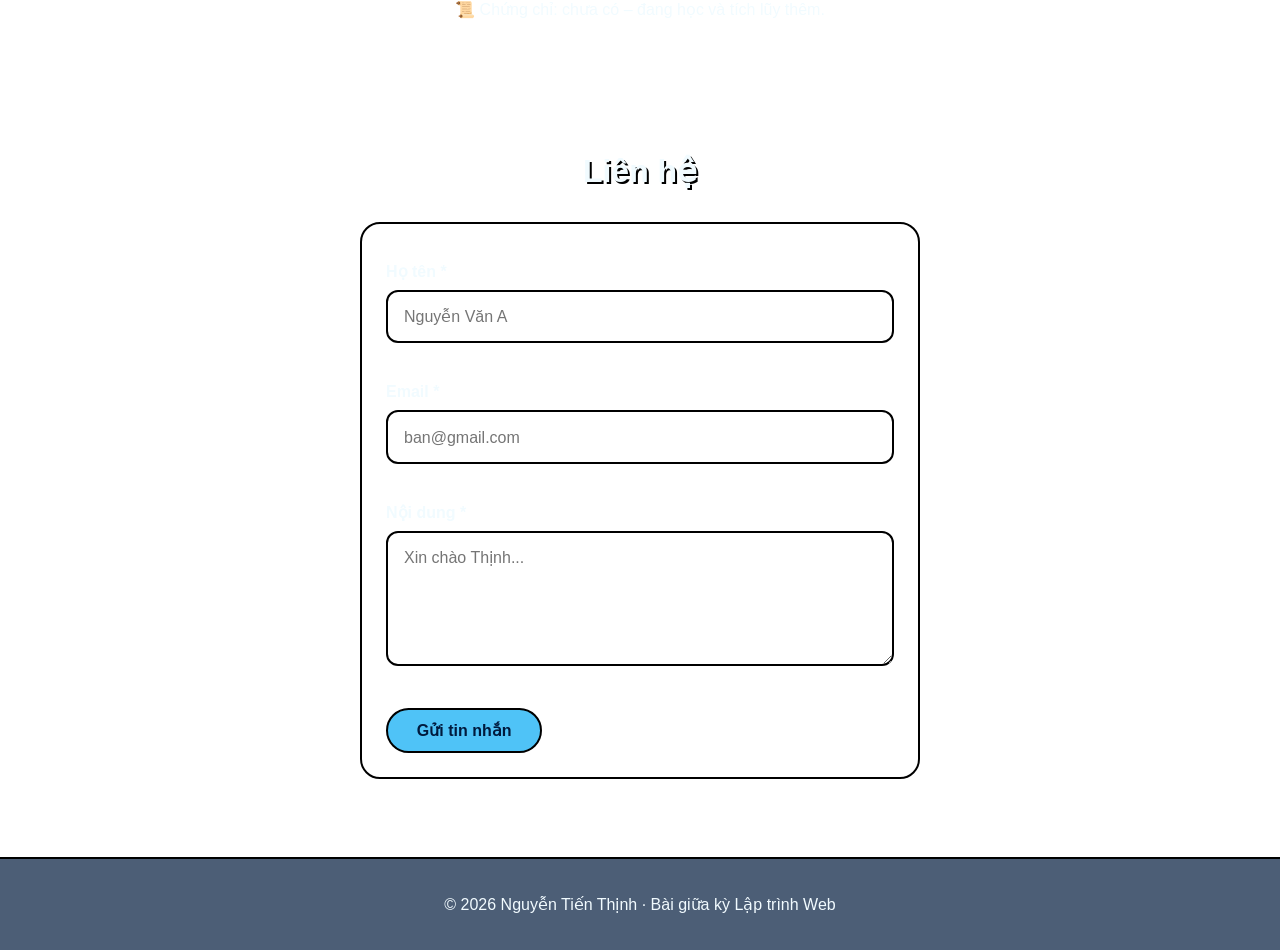
<file: members/tienthinh/index.html>
<!DOCTYPE html>
<html lang="vi">
<head>
<meta charset="UTF-8">
<meta name="viewport" content="width=device-width, initial-scale=1">
<meta name="description" content="Website giới thiệu bản thân của Nguyễn Tiến Thịnh">
<title>Nguyễn Tiến Thịnh | Giới thiệu bản thân</title>
<link rel="stylesheet" href="css/style.css">
</head>
<body>
<!-- Ocean Bubble Preloader -->
<div id="ocean-preloader" class="ocean-preloader" aria-label="Đang khởi tạo giao diện" role="status">
  <div class="ocean-preloader__content">
    <div class="ocean-preloader__bubble-wrap" aria-hidden="true">
      <div class="ocean-preloader__ripple"></div>
      <div class="ocean-preloader__ripple"></div>
      <div class="ocean-preloader__bubble">🫧</div>
    </div>
    <div class="ocean-preloader__brand">NODE 02 // NGUYỄN TIẾN THỊNH</div>
    <div class="ocean-preloader__status" id="ocean-status">KHỞI TẠO BUBBLE SEA...</div>
    <div class="ocean-preloader__bar">
      <div class="ocean-preloader__fill" id="ocean-fill"></div>
    </div>
    <span class="ocean-preloader__percent" id="ocean-percent">0%</span>
  </div>
</div>

<div class="sea" aria-hidden="true"><div class="rays"></div><div id="bubbles"></div></div>

<header>
<nav id="nav" aria-label="Điều hướng chính">
  <a class="logo" href="#home">Thịnh<span>.</span></a>
  <button id="burger" aria-label="Mở menu">☰</button>
  <ul id="menu">
    <li><a href="#home">Trang chủ</a></li><li><a href="#about">Giới thiệu</a></li>
    <li><a href="#goals">Mục tiêu</a></li><li><a href="#skills">Kỹ năng</a></li>
    <li><a href="#edu">Học vấn</a></li><li><a href="#projects">Dự án</a></li>
    <li><a href="#hobbies">Sở thích</a></li><li><a href="#contact">Liên hệ</a></li>
  </ul>
</nav>
</header>

<main>
<section id="home" class="hero">
  <div class="bubble-cluster">
    <button class="bubble b-main" data-text="Xin chào! Mình là Nguyễn Tiến Thịnh, rất vui được gặp bạn 👋">
      <img src="97add514-3b1a-4460-af3a-1bbf0475cafb.jpg"alt="Ảnh đại diện" onerror="this.onerror=null;this.src='data:image/svg+xml,%3Csvg xmlns='http://www.w3.org/2000/svg' width='300' height='300'%3E%3Crect width='300' height='300' fill='%230288d1'/%3E%3Ccircle cx='150' cy='115' r='55' fill='%23e1f5fe'/%3E%3Cellipse cx='150' cy='260' rx='95' ry='75' fill='%23e1f5fe'/%3E%3C/svg%3E'"><strong>Nguyễn Tiến Thịnh</strong>
    </button>
    <button class="bubble b1" data-text="Mình là sinh viên ngành Công nghệ thông tin.">Sinh viên CNTT</button>
    <button class="bubble b2" data-text="Mình đang học Java và lập trình Web (HTML, CSS, JS).">Java · Web</button>
    <button class="bubble b3" data-text="Mục tiêu: trở thành lập trình viên giỏi và làm ra sản phẩm hữu ích.">Mục tiêu</button>
    <button class="bubble b4" data-text="Mình thích khám phá, học hỏi và làm việc nhóm!">Sở thích</button>
  </div>
  <p id="bubbleText" class="caption" aria-live="polite">🫧 Bấm vào bong bóng để biết thêm về mình</p>
  <a href="#about" class="btn">Khám phá ↓</a>
</section>

<section id="about" class="reveal">
  <h2>Giới thiệu</h2>
  <div class="grid two">
    <article class="card">
      <h3>Thông tin cá nhân</h3>
      <ul class="info">
        <li><b>Họ tên:</b> Nguyễn Tiến Thịnh</li>
        <li><b>Ngành học:</b> Công nghệ thông tin</li>
        <li><b>Trường:</b> Đại học giao thông vận tải TP.HCM</li>
        <li><b>Email:</b>thinhnt0966@ut.edu.vn</li>
      </ul>
    </article>
    <article class="card">
      <h3>Về mình</h3>
      <p>Mình là sinh viên CNTT, yêu thích lập trình và những điều mới mẻ. Mình học qua việc làm dự án thực tế, luôn tò mò và sẵn sàng làm việc nhóm để cùng tiến bộ.</p>
    </article>
  </div>
</section>

<section id="goals" class="reveal">
  <h2>Mục tiêu nghề nghiệp</h2>
  <div class="grid two">
    <article class="card"><h3>🌱 Ngắn hạn</h3><p>Nắm chắc nền tảng lập trình (Java, Web), hoàn thành tốt các dự án môn học và tìm cơ hội thực tập.</p></article>
    <article class="card"><h3>🚀 Dài hạn</h3><p>Trở thành lập trình viên chuyên nghiệp, tham gia xây dựng các hệ thống phần mềm chất lượng cao.</p></article>
  </div>
</section>

<section id="skills" class="reveal">
  <h2>Kỹ năng</h2>
  <div class="card skills">
    <div class="skill"><span>HTML / CSS</span><div class="track"><i data-w="70"></i></div></div>
    <div class="skill"><span>JavaScript</span><div class="track"><i data-w="55"></i></div></div>
    <div class="skill"><span>Java</span><div class="track"><i data-w="65"></i></div></div>
    <div class="skill"><span>Làm việc nhóm</span><div class="track"><i data-w="80"></i></div></div>
  </div>
</section>

<section id="edu" class="reveal">
  <h2>Học vấn &amp; hoạt động</h2>
  <div class="grid two">
    <article class="card"><h3>🎓 Đại học</h3><p>Ngành Công nghệ thông tin – Đại học giao thông vận tải TP.HCM, 2023–nay.</p></article>
    <article class="card"><h3>👥 Hoạt động</h3><p>Làm bài tập lớn theo nhóm, tự học lập trình và tham gia các hoạt động của lớp/trường.</p></article>
  </div>
</section>

<section id="projects" class="reveal">
  <h2>Dự án</h2>
  <div class="grid two">
    <article class="card project"><h3>🏋️ Quản lý phòng Gym (GMS)</h3>
      <p>Ứng dụng Java quản lý hội viên, gói tập, lịch tập, điểm danh với 3 vai trò Admin/Trainer/Member; lưu dữ liệu CSV/JSON và xuất báo cáo.</p>
      <span class="tag">Java</span><span class="tag">CSV/JSON</span></article>
    <article class="card project"><h3>🌊 Website giới thiệu bản thân</h3>
      <p>Trang web cá nhân giao diện dưới đáy biển với bong bóng tương tác, responsive, có form liên hệ kiểm tra dữ liệu bằng JavaScript.</p>
      <span class="tag">HTML</span><span class="tag">CSS3</span><span class="tag">JavaScript</span></article>
  </div>
</section>

<section id="hobbies" class="reveal">
  <h2>Sở thích &amp; chứng chỉ</h2>
  <div class="chips">
    <span class="bubble chip">💻 Lập trình</span><span class="bubble chip">🎧 Nghe nhạc</span>
    <span class="bubble chip">🎮 Chơi game</span><span class="bubble chip">📚 Tự học</span>
  </div>
  <p class="center">📜 Chứng chỉ: chưa có – đang học và tích lũy thêm.</p>
</section>

<section id="contact" class="reveal">
  <h2>Liên hệ</h2>
  <form id="form" class="card" novalidate>
    <label for="name">Họ tên *</label><input id="name" type="text" placeholder="Nguyễn Văn A"><small id="e-name"></small>
    <label for="email">Email *</label><input id="email" type="email" placeholder="ban@gmail.com"><small id="e-email"></small>
    <label for="msg">Nội dung *</label><textarea id="msg" rows="4" placeholder="Xin chào Thịnh..."></textarea><small id="e-msg"></small>
    <button class="btn" type="submit">Gửi tin nhắn</button>
    <p id="ok" class="ok" hidden>✅ Cảm ơn bạn! Mình sẽ phản hồi sớm.</p>
  </form>
</section>
</main>

<footer><p>© 2026 Nguyễn Tiến Thịnh · Bài giữa kỳ Lập trình Web</p></footer>
<button id="back" aria-label="Quay lại đầu trang">↑ Quay lại</button>
<script src="js/main.js"></script>
</body>
</html>
</file>
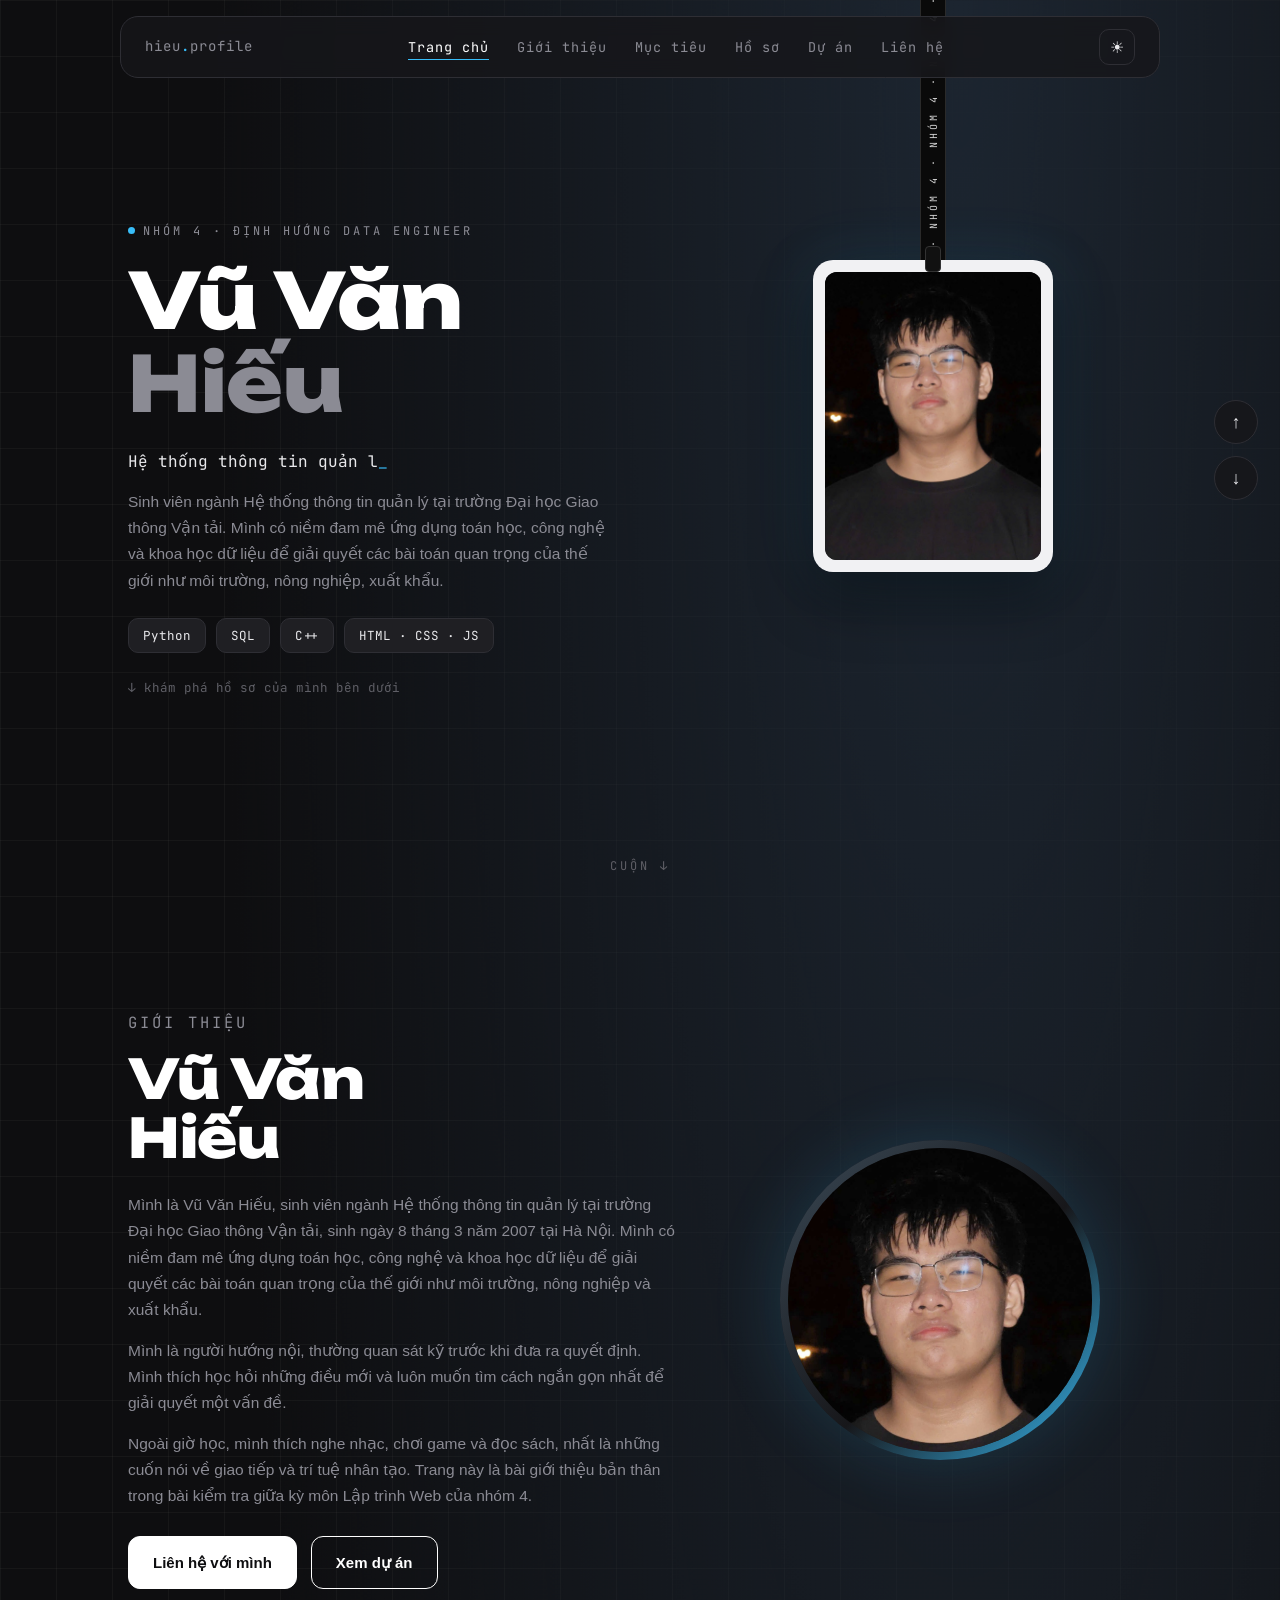
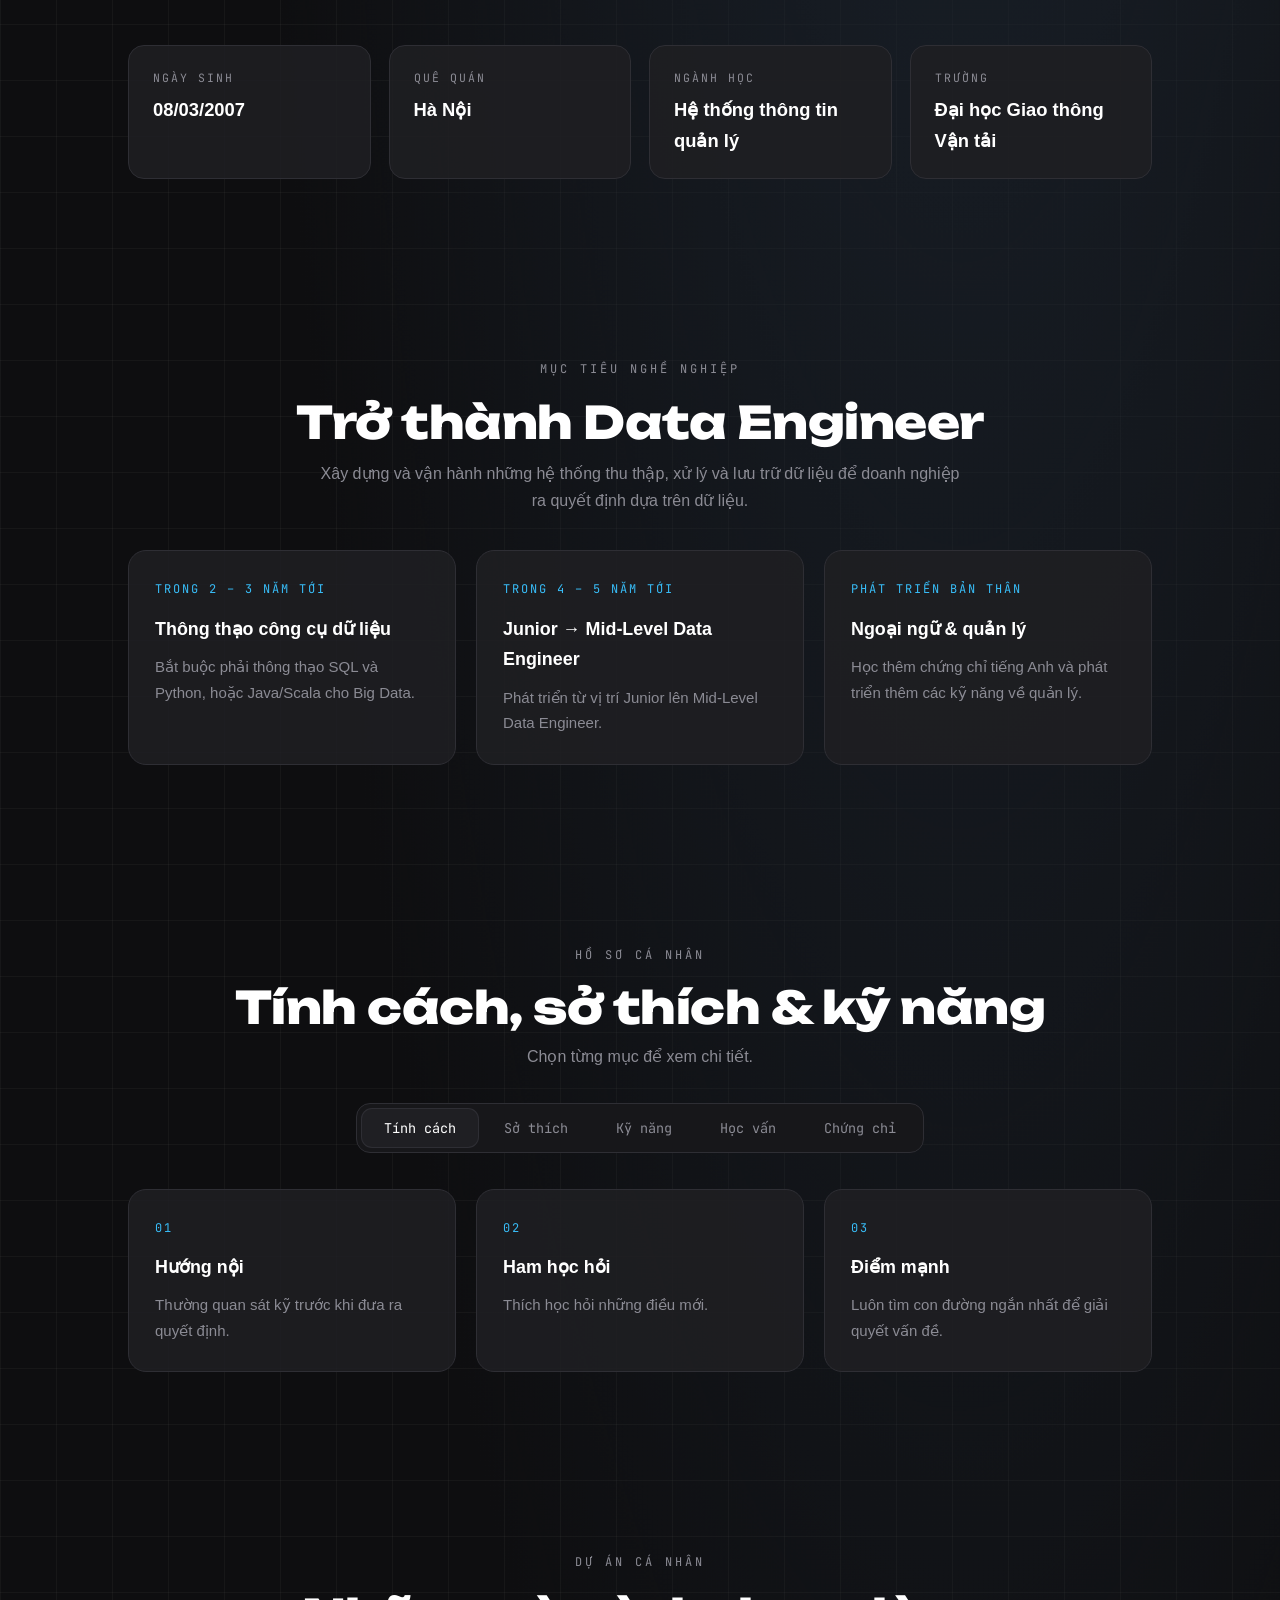
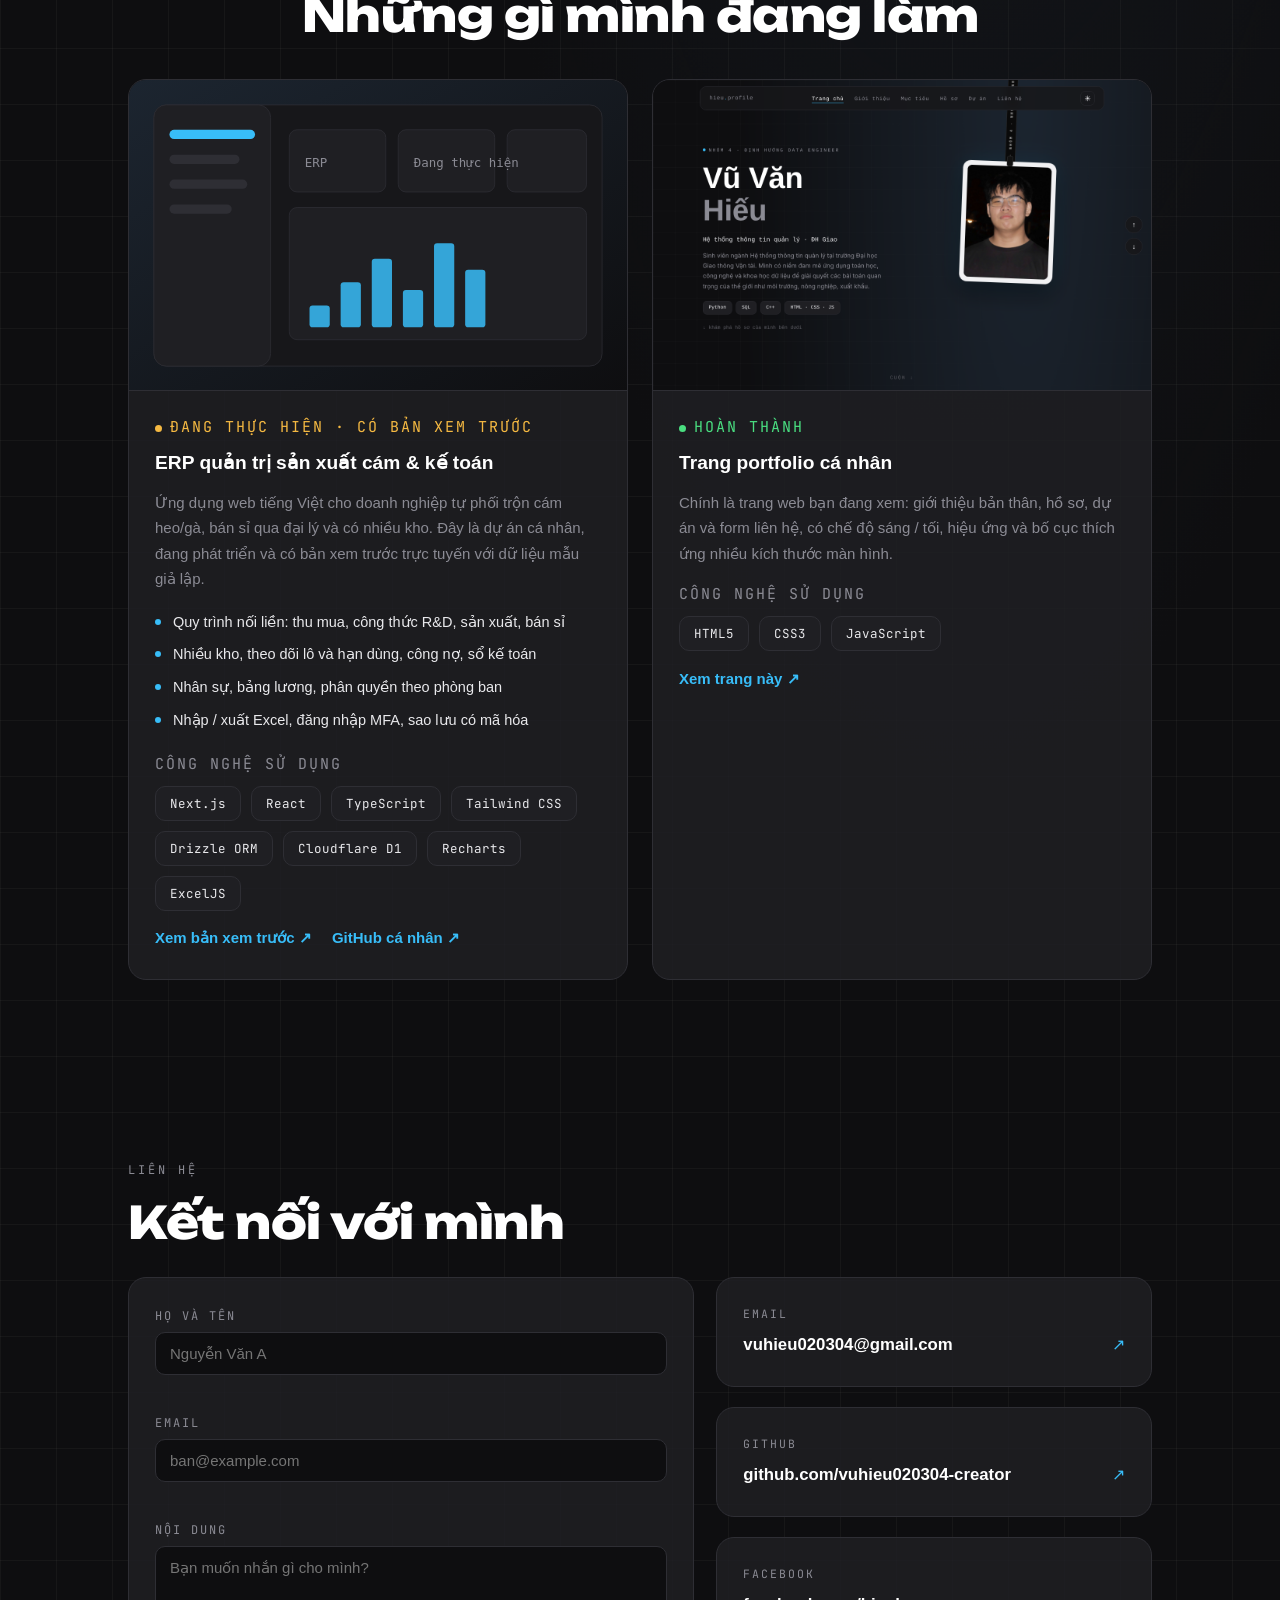
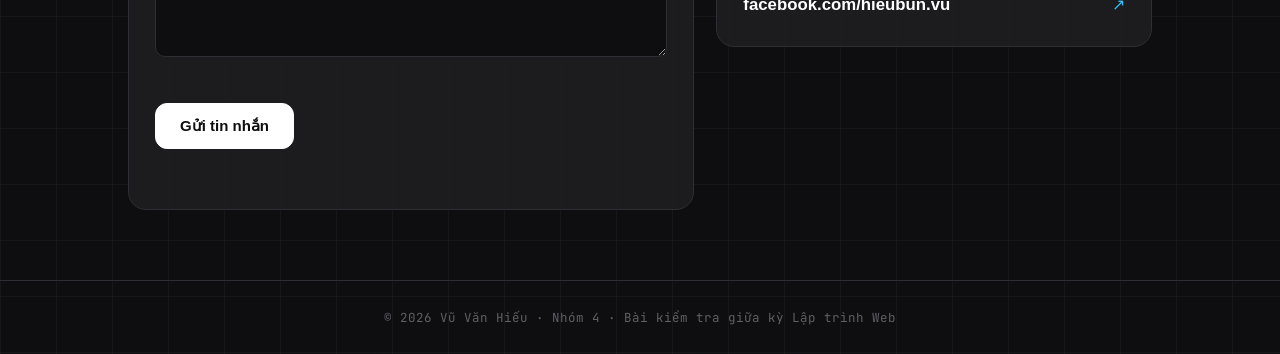
<file: members/VanHieu/index.html>
<!DOCTYPE html>
<html lang="vi">
<head>
<meta charset="UTF-8">
<meta name="viewport" content="width=device-width, initial-scale=1.0">
<meta name="description" content="Trang giới thiệu cá nhân của Vũ Văn Hiếu - sinh viên Hệ thống thông tin quản lý, Đại học Giao thông Vận tải, định hướng Data Engineer.">
<title>Vũ Văn Hiếu - Nhóm 4</title>
<link rel="preconnect" href="https://fonts.googleapis.com">
<link rel="preconnect" href="https://fonts.gstatic.com" crossorigin>
<link href="https://fonts.googleapis.com/css2?family=Unbounded:wght@600;800&family=JetBrains+Mono:wght@400;500&display=swap" rel="stylesheet">
<link rel="stylesheet" href="css/style.css">
</head>
<body>

<!-- Data Stream Preloader -->
<div id="data-preloader" class="data-preloader" aria-label="Đang khởi tạo dữ liệu" role="status">
  <div class="data-preloader__content">
    <div class="data-preloader__spinner" aria-hidden="true">
      <div class="data-spinner-ring data-spinner-ring--outer"></div>
      <div class="data-spinner-ring data-spinner-ring--inner"></div>
      <div class="data-spinner-node">VH</div>
    </div>
    <div class="data-preloader__brand">NODE 03 // VŨ VĂN HIẾU · DATA ENGINEER</div>
    <div class="data-preloader__status" id="data-status">TRÍCH XUẤT DỮ LIỆU ĐẦU VÀO...</div>
    <div class="data-preloader__bar">
      <div class="data-preloader__fill" id="data-fill"></div>
    </div>
    <span class="data-preloader__percent" id="data-percent">0%</span>
  </div>
</div>

<!-- ===== HEADER: MENU + TRANG CHỦ ===== -->
<header>
  <nav id="navbar" aria-label="Menu chính">
    <a class="brand" href="#home">hieu<b>.</b>profile</a>
    <ul id="menu">
      <li><a href="#home" class="active">Trang chủ</a></li>
      <li><a href="#about">Giới thiệu</a></li>
      <li><a href="#goals">Mục tiêu</a></li>
      <li><a href="#profile">Hồ sơ</a></li>
      <li><a href="#projects">Dự án</a></li>
      <li><a href="#contact">Liên hệ</a></li>
    </ul>
    <div class="nav-tools">
      <button id="themeBtn" class="icon-btn" type="button" aria-label="Chuyển giao diện sáng / tối">☀</button>
      <button id="menuBtn" class="icon-btn menu-toggle" type="button" aria-label="Mở menu" aria-expanded="false" aria-controls="menu">☰</button>
    </div>
  </nav>
</header>

<main>

<!-- ===== TRANG CHỦ ===== -->
<section id="home" aria-labelledby="homeTitle">
  <div class="wrap hero">
    <div class="reveal">
      <p class="label"><i></i>Nhóm 4 · Định hướng Data Engineer</p>
      <h1 id="homeTitle" class="display">Vũ Văn<span>Hiếu</span></h1>
      <p class="typing" id="typing" aria-live="off"></p>
      <p class="desc">Sinh viên ngành Hệ thống thông tin quản lý tại trường Đại học Giao thông Vận tải. Mình có niềm đam mê ứng dụng toán học, công nghệ và khoa học dữ liệu để giải quyết các bài toán quan trọng của thế giới như môi trường, nông nghiệp, xuất khẩu.</p>
      <ul class="tags">
        <li>Python</li>
        <li>SQL</li>
        <li>C++</li>
        <li>HTML · CSS · JS</li>
      </ul>
      <p class="hint">↓ khám phá hồ sơ của mình bên dưới</p>
    </div>

    <div class="badge-zone reveal">
      <div class="swing">
        <div class="lanyard" aria-hidden="true"></div>
        <div class="clip" aria-hidden="true"></div>
        <figure class="badge"><img src="images/avatar.jpg" alt="Ảnh chân dung Vũ Văn Hiếu"></figure>
      </div>
    </div>
  </div>
  <p class="scroll" aria-hidden="true">CUỘN ↓</p>
</section>

<!-- ===== GIỚI THIỆU ===== -->
<section id="about" aria-labelledby="aboutTitle">
  <div class="wrap">
    <div class="about-top">
      <div class="text reveal">
        <p class="label">Giới thiệu</p>
        <h2 id="aboutTitle" class="display">Vũ Văn<br>Hiếu</h2>
        <p>Mình là Vũ Văn Hiếu, sinh viên ngành Hệ thống thông tin quản lý tại trường Đại học Giao thông Vận tải, sinh ngày 8 tháng 3 năm 2007 tại Hà Nội. Mình có niềm đam mê ứng dụng toán học, công nghệ và khoa học dữ liệu để giải quyết các bài toán quan trọng của thế giới như môi trường, nông nghiệp và xuất khẩu.</p>
        <p>Mình là người hướng nội, thường quan sát kỹ trước khi đưa ra quyết định. Mình thích học hỏi những điều mới và luôn muốn tìm cách ngắn gọn nhất để giải quyết một vấn đề.</p>
        <p>Ngoài giờ học, mình thích nghe nhạc, chơi game và đọc sách, nhất là những cuốn nói về giao tiếp và trí tuệ nhân tạo. Trang này là bài giới thiệu bản thân trong bài kiểm tra giữa kỳ môn Lập trình Web của nhóm 4.</p>
        <div class="btns">
          <a class="btn fill" href="#contact">Liên hệ với mình</a>
          <a class="btn line" href="#projects">Xem dự án</a>
        </div>
      </div>
      <figure class="circle reveal"><img src="images/avatar.jpg" alt="Ảnh Vũ Văn Hiếu"></figure>
    </div>

    <dl class="stats">
      <div class="stat reveal"><dt>Ngày sinh</dt><dd>08/03/2007</dd></div>
      <div class="stat reveal"><dt>Quê quán</dt><dd>Hà Nội</dd></div>
      <div class="stat reveal"><dt>Ngành học</dt><dd>Hệ thống thông tin quản lý</dd></div>
      <div class="stat reveal"><dt>Trường</dt><dd>Đại học Giao thông Vận tải</dd></div>
    </dl>
  </div>
</section>

<!-- ===== MỤC TIÊU ===== -->
<section id="goals" aria-labelledby="goalsTitle">
  <div class="wrap">
    <div class="center reveal">
      <p class="label">Mục tiêu nghề nghiệp</p>
      <h2 id="goalsTitle" class="display">Trở thành Data Engineer</h2>
      <p class="sub">Xây dựng và vận hành những hệ thống thu thập, xử lý và lưu trữ dữ liệu để doanh nghiệp ra quyết định dựa trên dữ liệu.</p>
    </div>
    <div class="goal-grid">
      <article class="card reveal">
        <p class="no">Trong 2 – 3 năm tới</p>
        <h3>Thông thạo công cụ dữ liệu</h3>
        <p>Bắt buộc phải thông thạo SQL và Python, hoặc Java/Scala cho Big Data.</p>
      </article>
      <article class="card reveal">
        <p class="no">Trong 4 – 5 năm tới</p>
        <h3>Junior → Mid-Level Data Engineer</h3>
        <p>Phát triển từ vị trí Junior lên Mid-Level Data Engineer.</p>
      </article>
      <article class="card reveal">
        <p class="no">Phát triển bản thân</p>
        <h3>Ngoại ngữ &amp; quản lý</h3>
        <p>Học thêm chứng chỉ tiếng Anh và phát triển thêm các kỹ năng về quản lý.</p>
      </article>
    </div>
  </div>
</section>

<!-- ===== HỒ SƠ (TAB) ===== -->
<section id="profile" aria-labelledby="profileTitle">
  <div class="wrap center">
    <div class="reveal">
      <p class="label">Hồ sơ cá nhân</p>
      <h2 id="profileTitle" class="display">Tính cách, sở thích &amp; kỹ năng</h2>
      <p class="sub">Chọn từng mục để xem chi tiết.</p>
      <div class="tabs" role="tablist" aria-label="Các mục hồ sơ">
        <button type="button" role="tab" class="on" id="tab-t1" aria-controls="t1" aria-selected="true">Tính cách</button>
        <button type="button" role="tab" id="tab-t2" aria-controls="t2" aria-selected="false">Sở thích</button>
        <button type="button" role="tab" id="tab-t3" aria-controls="t3" aria-selected="false">Kỹ năng</button>
        <button type="button" role="tab" id="tab-t4" aria-controls="t4" aria-selected="false">Học vấn</button>
        <button type="button" role="tab" id="tab-t5" aria-controls="t5" aria-selected="false">Chứng chỉ</button>
      </div>
    </div>

    <div class="panel on" id="t1" role="tabpanel" aria-labelledby="tab-t1">
      <article class="card"><p class="no">01</p><h3>Hướng nội</h3><p>Thường quan sát kỹ trước khi đưa ra quyết định.</p></article>
      <article class="card"><p class="no">02</p><h3>Ham học hỏi</h3><p>Thích học hỏi những điều mới.</p></article>
      <article class="card"><p class="no">03</p><h3>Điểm mạnh</h3><p>Luôn tìm con đường ngắn nhất để giải quyết vấn đề.</p></article>
    </div>

    <div class="panel" id="t2" role="tabpanel" aria-labelledby="tab-t2" hidden>
      <article class="card"><p class="no">01</p><h3>Nghe nhạc</h3>
        <ul><li>Rock / Alternative rock</li><li>Pop rock</li><li>Pop ballad</li><li>Nhạc Việt</li></ul></article>
      <article class="card"><p class="no">02</p><h3>Chơi game</h3>
        <ul><li>Minecraft</li><li>Delta Force</li></ul></article>
      <article class="card"><p class="no">03</p><h3>Đọc sách</h3>
        <p>Những cuốn sách về kỹ năng giao tiếp và trí tuệ nhân tạo (AI).</p></article>
    </div>

    <div class="panel" id="t3" role="tabpanel" aria-labelledby="tab-t3" hidden>
      <article class="card"><p class="no">01</p><h3>Ngôn ngữ lập trình</h3>
        <ul><li>Python</li><li>C++</li></ul></article>
      <article class="card"><p class="no">02</p><h3>Web &amp; Dữ liệu</h3>
        <ul><li>SQL</li><li>HTML (cơ bản)</li><li>CSS (cơ bản)</li><li>JavaScript (cơ bản)</li></ul></article>
      <article class="card"><p class="no">03</p><h3>Khác</h3>
        <ul><li>Thiết kế</li><li>Microsoft Office (chứng chỉ MOS)</li></ul></article>
    </div>

    <div class="panel" id="t4" role="tabpanel" aria-labelledby="tab-t4" hidden>
      <ol class="timeline">
        <li class="card">
          <p class="no">Hiện tại</p>
          <h3>Sinh viên ngành Hệ thống thông tin quản lý</h3>
          <p class="where">Trường Đại học Giao thông Vận tải</p>
          <p>Đang theo học ngành Hệ thống thông tin quản lý.</p>
        </li>
        <li class="card">
          <p class="no">Hiện tại</p>
          <h3>Thực hiện dự án cá nhân</h3>
          <p class="where">ERP quản trị sản xuất cám &amp; kế toán</p>
          <p>Đang xây dựng một dự án ERP cá nhân để thực hành. Chưa có thêm hoạt động hay thành tích khác.</p>
        </li>
      </ol>
    </div>

    <div class="panel" id="t5" role="tabpanel" aria-labelledby="tab-t5" hidden>
      <article class="card"><p class="no">Chứng chỉ</p><h3>MOS</h3><p>Microsoft Office Specialist. Chứng nhận kỹ năng sử dụng thành thạo bộ ứng dụng Microsoft Office.</p></article>
      <article class="card"><p class="no">Giải thưởng</p><h3>Chưa có</h3><p>Mình sẽ cập nhật khi có thành tích mới.</p></article>
    </div>
  </div>
</section>

<!-- ===== DỰ ÁN ===== -->
<section id="projects" aria-labelledby="projectsTitle">
  <div class="wrap">
    <div class="center reveal">
      <p class="label">Dự án cá nhân</p>
      <h2 id="projectsTitle" class="display">Những gì mình đang làm</h2>
    </div>

    <div class="project-grid">
      <article class="project reveal">
        <img src="images/project-erp.svg" alt="Hình minh họa dự án ERP quản trị sản xuất và kế toán">
        <div class="body">
          <p class="status"><i></i>Đang thực hiện · có bản xem trước</p>
          <h3>ERP quản trị sản xuất cám &amp; kế toán</h3>
          <p>Ứng dụng web tiếng Việt cho doanh nghiệp tự phối trộn cám heo/gà, bán sỉ qua đại lý và có nhiều kho. Đây là dự án cá nhân, đang phát triển và có bản xem trước trực tuyến với dữ liệu mẫu giả lập.</p>
          <ul class="features">
            <li>Quy trình nối liền: thu mua, công thức R&amp;D, sản xuất, bán sỉ</li>
            <li>Nhiều kho, theo dõi lô và hạn dùng, công nợ, sổ kế toán</li>
            <li>Nhân sự, bảng lương, phân quyền theo phòng ban</li>
            <li>Nhập / xuất Excel, đăng nhập MFA, sao lưu có mã hóa</li>
          </ul>
          <p class="tech-title">Công nghệ sử dụng</p>
          <ul class="tags small">
            <li>Next.js</li><li>React</li><li>TypeScript</li><li>Tailwind CSS</li>
            <li>Drizzle ORM</li><li>Cloudflare D1</li><li>Recharts</li><li>ExcelJS</li>
          </ul>
          <div class="proj-links">
            <a class="proj-link" href="https://cam-viet-erp-demo.vuhieu-020304.chatgpt.site/" target="_blank" rel="noopener">Xem bản xem trước ↗</a>
            <a class="proj-link" href="https://github.com/vuhieu020304-creator" target="_blank" rel="noopener">GitHub cá nhân ↗</a>
          </div>
        </div>
      </article>

      <article class="project reveal">
        <img src="images/project-portfolio.png" alt="Ảnh chụp trang portfolio cá nhân">
        <div class="body">
          <p class="status done"><i></i>Hoàn thành</p>
          <h3>Trang portfolio cá nhân</h3>
          <p>Chính là trang web bạn đang xem: giới thiệu bản thân, hồ sơ, dự án và form liên hệ, có chế độ sáng / tối, hiệu ứng và bố cục thích ứng nhiều kích thước màn hình.</p>
          <p class="tech-title">Công nghệ sử dụng</p>
          <ul class="tags small"><li>HTML5</li><li>CSS3</li><li>JavaScript</li></ul>
          <a class="proj-link" href="#home">Xem trang này ↗</a>
        </div>
      </article>
    </div>
  </div>
</section>

<!-- ===== LIÊN HỆ ===== -->
<section id="contact" aria-labelledby="contactTitle">
  <div class="wrap">
    <p class="label reveal">Liên hệ</p>
    <h2 id="contactTitle" class="display reveal">Kết nối với mình</h2>

    <div class="contact-grid">
      <form id="contactForm" class="card form reveal" novalidate>
        <div class="field">
          <label for="name">Họ và tên</label>
          <input id="name" name="name" type="text" autocomplete="name" placeholder="Nguyễn Văn A">
          <small class="err" id="err-name" role="alert"></small>
        </div>
        <div class="field">
          <label for="email">Email</label>
          <input id="email" name="email" type="email" autocomplete="email" placeholder="ban@example.com">
          <small class="err" id="err-email" role="alert"></small>
        </div>
        <div class="field">
          <label for="message">Nội dung</label>
          <textarea id="message" name="message" rows="5" placeholder="Bạn muốn nhắn gì cho mình?"></textarea>
          <small class="err" id="err-message" role="alert"></small>
        </div>
        <button class="btn fill" type="submit">Gửi tin nhắn</button>
        <p class="ok" id="formOk" role="status"></p>
      </form>

      <div class="links">
        <a class="link reveal" href="mailto:vuhieu020304@gmail.com"><small>Email</small><b>vuhieu020304@gmail.com</b><span aria-hidden="true">↗</span></a>
        <a class="link reveal" href="https://github.com/vuhieu020304-creator" target="_blank" rel="noopener"><small>GitHub</small><b>github.com/vuhieu020304-creator</b><span aria-hidden="true">↗</span></a>
        <a class="link reveal" href="https://www.facebook.com/hieubun.vu" target="_blank" rel="noopener"><small>Facebook</small><b>facebook.com/hieubun.vu</b><span aria-hidden="true">↗</span></a>
      </div>
    </div>
  </div>
</section>

</main>

<footer>© 2026 Vũ Văn Hiếu · Nhóm 4 · Bài kiểm tra giữa kỳ Lập trình Web</footer>

<div class="arrows">
  <button id="up" type="button" aria-label="Lên mục trước">↑</button>
  <button id="down" type="button" aria-label="Xuống mục sau">↓</button>
</div>

<script src="js/main.js"></script>
</body>
</html>
</file>
<file: members/minhhieu/css/style.css>
/* ===========================
   IMPORTS & ROOT VARIABLES
=========================== */
@import url('https://fonts.googleapis.com/css2?family=Inter:wght@300;400;500;600;700;800;900&family=Fira+Code:wght@400;500&display=swap');

:root {
  --bg-primary: #0a0e1a;
  --bg-secondary: #0d1220;
  --bg-card: rgba(255, 255, 255, 0.04);
  --bg-card-hover: rgba(255, 255, 255, 0.08);
  --border-color: rgba(255, 255, 255, 0.08);
  --border-hover: rgba(99, 179, 237, 0.4);
  --accent-1: #63b3ed;
  --accent-2: #9f7aea;
  --accent-3: #68d391;
  --accent-4: #f6ad55;
  --text-primary: #f0f4ff;
  --text-secondary: #a0aec0;
  --text-muted: #718096;
  --gradient-1: linear-gradient(135deg, #667eea 0%, #764ba2 100%);
  --gradient-2: linear-gradient(135deg, #63b3ed 0%, #9f7aea 100%);
  --gradient-3: linear-gradient(135deg, #43e97b 0%, #38f9d7 100%);
  --shadow-glow: 0 0 40px rgba(99, 179, 237, 0.15);
  --shadow-card: 0 8px 32px rgba(0, 0, 0, 0.3);
  --radius-lg: 20px;
  --radius-md: 12px;
  --radius-sm: 8px;
  --transition: all 0.3s cubic-bezier(0.4, 0, 0.2, 1);
}

/* ===========================
   RESET & BASE
=========================== */
*, *::before, *::after {
  margin: 0;
  padding: 0;
  box-sizing: border-box;
}

html {
  scroll-behavior: smooth;
  scroll-padding-top: 80px;
}

body {
  font-family: 'Inter', sans-serif;
  background-color: var(--bg-primary);
  color: var(--text-primary);
  line-height: 1.7;
  overflow-x: hidden;
}

/* ===========================
   SCROLLBAR
=========================== */
::-webkit-scrollbar { width: 6px; }
::-webkit-scrollbar-track { background: var(--bg-primary); }
::-webkit-scrollbar-thumb {
  background: var(--gradient-2);
  border-radius: 3px;
}

/* ===========================
   BACKGROUND EFFECTS
=========================== */
.bg-effects {
  position: fixed;
  inset: 0;
  pointer-events: none;
  z-index: 0;
  overflow: hidden;
}

.orb {
  position: absolute;
  border-radius: 50%;
  filter: blur(100px);
  opacity: 0.12;
  animation: floatOrb 15s ease-in-out infinite;
}

.orb-1 {
  width: 600px; height: 600px;
  background: #667eea;
  top: -200px; left: -200px;
  animation-delay: 0s;
}

.orb-2 {
  width: 400px; height: 400px;
  background: #9f7aea;
  top: 30%; right: -100px;
  animation-delay: -5s;
}

.orb-3 {
  width: 300px; height: 300px;
  background: #43e97b;
  bottom: 10%; left: 30%;
  animation-delay: -10s;
}

@keyframes floatOrb {
  0%, 100% { transform: translate(0, 0) scale(1); }
  33% { transform: translate(30px, -30px) scale(1.05); }
  66% { transform: translate(-20px, 20px) scale(0.95); }
}

/* ===========================
   NAVBAR
=========================== */
#navbar {
  position: fixed;
  top: 0;
  left: 0;
  right: 0;
  z-index: 1000;
  padding: 0 2rem;
  height: 70px;
  display: flex;
  align-items: center;
  justify-content: space-between;
  background: rgba(10, 14, 26, 0.8);
  backdrop-filter: blur(20px);
  -webkit-backdrop-filter: blur(20px);
  border-bottom: 1px solid var(--border-color);
  transition: var(--transition);
}

#navbar.scrolled {
  background: rgba(10, 14, 26, 0.95);
  box-shadow: 0 4px 30px rgba(0, 0, 0, 0.5);
}

.nav-logo {
  font-size: 1.4rem;
  font-weight: 800;
  background: var(--gradient-2);
  -webkit-background-clip: text;
  -webkit-text-fill-color: transparent;
  background-clip: text;
  letter-spacing: -0.5px;
}

.nav-links {
  display: flex;
  gap: 0.5rem;
  list-style: none;
}

.nav-links a {
  display: inline-block;
  padding: 0.45rem 1rem;
  color: var(--text-secondary);
  text-decoration: none;
  font-size: 0.875rem;
  font-weight: 500;
  border-radius: var(--radius-sm);
  transition: var(--transition);
  position: relative;
}

.nav-links a::after {
  content: '';
  position: absolute;
  bottom: 0; left: 50%;
  transform: translateX(-50%);
  width: 0; height: 2px;
  background: var(--gradient-2);
  border-radius: 1px;
  transition: width 0.3s ease;
}

.nav-links a:hover {
  color: var(--text-primary);
  background: var(--bg-card);
}

.nav-links a:hover::after { width: 80%; }

.nav-actions {
  display: flex;
  align-items: center;
  gap: 1rem;
}

/* Dark Mode Toggle */
#darkModeToggle {
  background: var(--bg-card);
  border: 1px solid var(--border-color);
  color: var(--text-secondary);
  width: 40px; height: 40px;
  border-radius: 50%;
  cursor: pointer;
  font-size: 1.1rem;
  display: flex;
  align-items: center;
  justify-content: center;
  transition: var(--transition);
}

#darkModeToggle:hover {
  border-color: var(--accent-1);
  color: var(--accent-1);
  transform: rotate(20deg);
}

/* Hamburger */
.hamburger {
  display: none;
  flex-direction: column;
  gap: 5px;
  cursor: pointer;
  padding: 0.5rem;
  background: none;
  border: none;
}

.hamburger span {
  display: block;
  width: 24px; height: 2px;
  background: var(--text-primary);
  border-radius: 2px;
  transition: var(--transition);
}

/* Mobile Nav */
.mobile-nav {
  display: none;
  position: fixed;
  top: 70px; left: 0; right: 0;
  background: rgba(10, 14, 26, 0.98);
  backdrop-filter: blur(20px);
  border-bottom: 1px solid var(--border-color);
  padding: 1rem;
  z-index: 999;
  flex-direction: column;
  gap: 0.5rem;
  animation: slideDown 0.3s ease;
}

.mobile-nav.open { display: flex; }

.mobile-nav a {
  color: var(--text-secondary);
  text-decoration: none;
  padding: 0.75rem 1rem;
  border-radius: var(--radius-sm);
  font-weight: 500;
  transition: var(--transition);
}

.mobile-nav a:hover {
  background: var(--bg-card);
  color: var(--text-primary);
}

@keyframes slideDown {
  from { opacity: 0; transform: translateY(-10px); }
  to { opacity: 1; transform: translateY(0); }
}

/* ===========================
   MAIN CONTENT
=========================== */
main {
  position: relative;
  z-index: 1;
  padding-top: 70px;
}

section {
  padding: 80px 0;
}

.container {
  max-width: 1100px;
  margin: 0 auto;
  padding: 0 2rem;
}

/* ===========================
   SECTION HEADER
=========================== */
.section-header {
  text-align: center;
  margin-bottom: 60px;
}

.section-tag {
  display: inline-block;
  font-family: 'Fira Code', monospace;
  font-size: 0.8rem;
  color: var(--accent-1);
  background: rgba(99, 179, 237, 0.1);
  border: 1px solid rgba(99, 179, 237, 0.2);
  padding: 0.3rem 1rem;
  border-radius: 20px;
  margin-bottom: 1rem;
  letter-spacing: 1px;
}

.section-title {
  font-size: clamp(1.8rem, 4vw, 2.5rem);
  font-weight: 800;
  color: var(--text-primary);
  margin-bottom: 1rem;
  line-height: 1.2;
}

.section-title span {
  background: var(--gradient-2);
  -webkit-background-clip: text;
  -webkit-text-fill-color: transparent;
  background-clip: text;
}

.section-divider {
  width: 60px;
  height: 3px;
  background: var(--gradient-2);
  margin: 0 auto;
  border-radius: 2px;
}

/* ===========================
   HERO SECTION
=========================== */
#hero {
  min-height: 100vh;
  display: flex;
  align-items: center;
  padding: 0;
  position: relative;
}

.hero-content {
  display: grid;
  grid-template-columns: 1fr 1fr;
  gap: 4rem;
  align-items: center;
}

/* Hero Text */
.hero-text { order: 1; }

.hero-greeting {
  display: flex;
  align-items: center;
  gap: 0.75rem;
  margin-bottom: 1.5rem;
}

.greeting-line {
  width: 40px; height: 2px;
  background: var(--gradient-2);
  border-radius: 1px;
}

.greeting-text {
  font-family: 'Fira Code', monospace;
  color: var(--accent-1);
  font-size: 0.9rem;
  font-weight: 500;
}

.hero-name {
  font-size: clamp(2.2rem, 5vw, 3.5rem);
  font-weight: 900;
  line-height: 1.1;
  margin-bottom: 1rem;
  letter-spacing: -1px;
}

.hero-name .highlight {
  background: var(--gradient-2);
  -webkit-background-clip: text;
  -webkit-text-fill-color: transparent;
  background-clip: text;
}

.hero-role {
  display: flex;
  align-items: center;
  gap: 0.75rem;
  margin-bottom: 1.5rem;
}

.role-badge {
  display: inline-flex;
  align-items: center;
  gap: 0.5rem;
  background: rgba(99, 179, 237, 0.1);
  border: 1px solid rgba(99, 179, 237, 0.3);
  padding: 0.5rem 1.2rem;
  border-radius: 25px;
  font-size: 0.9rem;
  font-weight: 600;
  color: var(--accent-1);
}

.role-badge .dot {
  width: 8px; height: 8px;
  background: var(--accent-3);
  border-radius: 50%;
  animation: pulse 2s infinite;
}

@keyframes pulse {
  0%, 100% { opacity: 1; transform: scale(1); }
  50% { opacity: 0.5; transform: scale(0.8); }
}

.hero-major {
  color: var(--text-secondary);
  font-size: 0.95rem;
  margin-bottom: 1.5rem;
}

.hero-major strong { color: var(--accent-3); }

.hero-description {
  color: var(--text-secondary);
  font-size: 1rem;
  margin-bottom: 2.5rem;
  max-width: 480px;
  line-height: 1.8;
}

.hero-cta {
  display: flex;
  gap: 1rem;
  flex-wrap: wrap;
}

.btn-primary {
  display: inline-flex;
  align-items: center;
  gap: 0.5rem;
  padding: 0.875rem 2rem;
  background: var(--gradient-2);
  color: #fff;
  font-weight: 700;
  font-size: 0.9rem;
  border: none;
  border-radius: 50px;
  cursor: pointer;
  text-decoration: none;
  transition: var(--transition);
  box-shadow: 0 4px 20px rgba(99, 179, 237, 0.3);
}

.btn-primary:hover {
  transform: translateY(-3px);
  box-shadow: 0 8px 30px rgba(99, 179, 237, 0.5);
}

.btn-secondary {
  display: inline-flex;
  align-items: center;
  gap: 0.5rem;
  padding: 0.875rem 2rem;
  background: transparent;
  color: var(--text-primary);
  font-weight: 600;
  font-size: 0.9rem;
  border: 1px solid var(--border-color);
  border-radius: 50px;
  cursor: pointer;
  text-decoration: none;
  transition: var(--transition);
}

.btn-secondary:hover {
  border-color: var(--accent-1);
  color: var(--accent-1);
  transform: translateY(-3px);
  background: rgba(99, 179, 237, 0.05);
}

/* Hero Image */
.hero-visual { order: 2; display: flex; justify-content: center; }

.avatar-wrapper {
  position: relative;
  width: 320px; height: 320px;
}

.avatar-ring {
  position: absolute;
  inset: -15px;
  border-radius: 50%;
  background: conic-gradient(from 0deg, #63b3ed, #9f7aea, #68d391, #63b3ed);
  animation: spin 8s linear infinite;
  opacity: 0.6;
}

@keyframes spin { from { transform: rotate(0deg); } to { transform: rotate(360deg); } }

.avatar-ring-inner {
  position: absolute;
  inset: -10px;
  border-radius: 50%;
  background: var(--bg-primary);
}

.avatar-img {
  position: relative;
  width: 100%;
  height: 100%;
  border-radius: 50%;
  object-fit: cover;
  object-position: top center;
  z-index: 2;
  border: 3px solid var(--bg-primary);
}

.avatar-badges {
  position: absolute;
  bottom: 10px; right: -10px;
  z-index: 3;
}

.badge-card {
  background: rgba(10, 14, 26, 0.9);
  backdrop-filter: blur(10px);
  border: 1px solid var(--border-color);
  border-radius: var(--radius-md);
  padding: 0.6rem 1rem;
  display: flex;
  align-items: center;
  gap: 0.5rem;
  white-space: nowrap;
  animation: floatBadge 3s ease-in-out infinite;
}

.badge-card .icon { font-size: 1.2rem; }
.badge-card .info { font-size: 0.7rem; }
.badge-card .info strong { display: block; color: var(--text-primary); font-size: 0.8rem; }
.badge-card .info span { color: var(--text-muted); }

@keyframes floatBadge {
  0%, 100% { transform: translateY(0); }
  50% { transform: translateY(-8px); }
}

/* ===========================
   ABOUT SECTION
=========================== */
#about { background: transparent; }

.about-grid {
  display: grid;
  grid-template-columns: 1fr 1fr;
  gap: 3rem;
  align-items: start;
}

.about-card {
  background: var(--bg-card);
  border: 1px solid var(--border-color);
  border-radius: var(--radius-lg);
  padding: 2rem;
  transition: var(--transition);
}

.about-card:hover {
  border-color: var(--border-hover);
  background: var(--bg-card-hover);
  box-shadow: var(--shadow-glow);
}

.about-card h3 {
  font-size: 1.1rem;
  font-weight: 700;
  margin-bottom: 1rem;
  color: var(--accent-1);
  display: flex;
  align-items: center;
  gap: 0.5rem;
}

.info-list { list-style: none; }

.info-list li {
  display: flex;
  align-items: center;
  gap: 0.75rem;
  padding: 0.6rem 0;
  border-bottom: 1px solid var(--border-color);
  font-size: 0.9rem;
}

.info-list li:last-child { border-bottom: none; }
.info-list .label { color: var(--text-muted); min-width: 100px; font-size: 0.8rem; }
.info-list .value { color: var(--text-primary); font-weight: 500; }

.intro-text {
  color: var(--text-secondary);
  font-size: 0.95rem;
  line-height: 1.8;
  margin-bottom: 1rem;
}

/* ===========================
   CAREER GOALS SECTION
=========================== */
#goals { background: transparent; }

.goals-grid {
  display: grid;
  grid-template-columns: 1fr 1fr;
  gap: 2rem;
}

.goal-card {
  background: var(--bg-card);
  border: 1px solid var(--border-color);
  border-radius: var(--radius-lg);
  padding: 2rem;
  position: relative;
  overflow: hidden;
  transition: var(--transition);
}

.goal-card::before {
  content: '';
  position: absolute;
  top: 0; left: 0; right: 0;
  height: 3px;
  background: var(--gradient-2);
  transform: scaleX(0);
  transition: transform 0.3s ease;
  transform-origin: left;
}

.goal-card:hover::before { transform: scaleX(1); }

.goal-card:hover {
  border-color: var(--border-hover);
  background: var(--bg-card-hover);
  transform: translateY(-5px);
  box-shadow: var(--shadow-card);
}

.goal-icon {
  font-size: 2.5rem;
  margin-bottom: 1rem;
}

.goal-label {
  font-size: 0.75rem;
  font-weight: 700;
  text-transform: uppercase;
  letter-spacing: 2px;
  color: var(--accent-4);
  margin-bottom: 0.5rem;
}

.goal-card h3 {
  font-size: 1.1rem;
  font-weight: 700;
  color: var(--text-primary);
  margin-bottom: 0.75rem;
}

.goal-card p {
  color: var(--text-secondary);
  font-size: 0.9rem;
  line-height: 1.8;
}

/* ===========================
   SKILLS SECTION
=========================== */
#skills { background: transparent; }

.skills-grid {
  display: grid;
  grid-template-columns: repeat(3, 1fr);
  gap: 2rem;
}

.skill-category {
  background: var(--bg-card);
  border: 1px solid var(--border-color);
  border-radius: var(--radius-lg);
  padding: 1.75rem;
  transition: var(--transition);
}

.skill-category:hover {
  border-color: var(--border-hover);
  background: var(--bg-card-hover);
  transform: translateY(-3px);
}

.skill-category h3 {
  font-size: 0.85rem;
  font-weight: 700;
  text-transform: uppercase;
  letter-spacing: 1.5px;
  color: var(--text-muted);
  margin-bottom: 1.25rem;
  padding-bottom: 0.75rem;
  border-bottom: 1px solid var(--border-color);
}

.skill-tags {
  display: flex;
  flex-wrap: wrap;
  gap: 0.6rem;
}

.skill-tag {
  display: inline-flex;
  align-items: center;
  gap: 0.4rem;
  padding: 0.4rem 0.9rem;
  border-radius: 20px;
  font-size: 0.8rem;
  font-weight: 600;
  font-family: 'Fira Code', monospace;
  cursor: default;
  transition: var(--transition);
}

.skill-tag:hover { transform: translateY(-2px); }

.tag-cpp    { background: rgba(239, 68, 68, 0.12);  border: 1px solid rgba(239,68,68,0.3);    color: #f87171; }
.tag-python { background: rgba(59, 130, 246, 0.12); border: 1px solid rgba(59,130,246,0.3);   color: #60a5fa; }
.tag-html   { background: rgba(249, 115, 22, 0.12); border: 1px solid rgba(249,115,22,0.3);   color: #fb923c; }
.tag-css    { background: rgba(99, 179, 237, 0.12); border: 1px solid rgba(99,179,237,0.3);   color: #63b3ed; }
.tag-java   { background: rgba(245, 158, 11, 0.12); border: 1px solid rgba(245,158,11,0.3);   color: #fbbf24; }
.tag-sql    { background: rgba(104, 211, 145, 0.12);border: 1px solid rgba(104,211,145,0.3);  color: #68d391; }
.tag-git    { background: rgba(249, 115, 22, 0.12); border: 1px solid rgba(249,115,22,0.3);   color: #fb923c; }
.tag-vscode { background: rgba(99, 179, 237, 0.12); border: 1px solid rgba(99,179,237,0.3);   color: #63b3ed; }

/* Skill bars */
.skill-bars { display: flex; flex-direction: column; gap: 1rem; }

.skill-bar-item {}
.skill-bar-info {
  display: flex;
  justify-content: space-between;
  align-items: center;
  margin-bottom: 0.4rem;
}
.skill-bar-name { font-size: 0.85rem; font-weight: 600; color: var(--text-primary); }
.skill-bar-pct  { font-size: 0.75rem; font-weight: 600; color: var(--accent-1); font-family: 'Fira Code', monospace; }

.skill-bar-track {
  height: 6px;
  background: rgba(255,255,255,0.06);
  border-radius: 3px;
  overflow: hidden;
}

.skill-bar-fill {
  height: 100%;
  border-radius: 3px;
  background: var(--gradient-2);
  width: 0;
  transition: width 1.2s cubic-bezier(0.4, 0, 0.2, 1);
}

/* ===========================
   EDUCATION SECTION
=========================== */
#education { background: transparent; }

.edu-timeline {
  position: relative;
  padding-left: 2rem;
}

.edu-timeline::before {
  content: '';
  position: absolute;
  left: 0; top: 0; bottom: 0;
  width: 2px;
  background: linear-gradient(to bottom, var(--accent-1), var(--accent-2), transparent);
}

.edu-item {
  position: relative;
  margin-bottom: 2.5rem;
  padding-left: 2rem;
}

.edu-item::before {
  content: '';
  position: absolute;
  left: -2.35rem; top: 0.4rem;
  width: 12px; height: 12px;
  background: var(--accent-1);
  border-radius: 50%;
  border: 2px solid var(--bg-primary);
  box-shadow: 0 0 10px rgba(99,179,237,0.5);
}

.edu-card {
  background: var(--bg-card);
  border: 1px solid var(--border-color);
  border-radius: var(--radius-lg);
  padding: 1.75rem;
  transition: var(--transition);
}

.edu-card:hover {
  border-color: var(--border-hover);
  background: var(--bg-card-hover);
  box-shadow: var(--shadow-glow);
}

.edu-year {
  display: inline-block;
  font-family: 'Fira Code', monospace;
  font-size: 0.75rem;
  color: var(--accent-1);
  background: rgba(99,179,237,0.1);
  border: 1px solid rgba(99,179,237,0.2);
  padding: 0.2rem 0.75rem;
  border-radius: 20px;
  margin-bottom: 0.75rem;
}

.edu-card h3 {
  font-size: 1.05rem;
  font-weight: 700;
  color: var(--text-primary);
  margin-bottom: 0.3rem;
}

.edu-card .school {
  color: var(--accent-3);
  font-size: 0.875rem;
  font-weight: 500;
  margin-bottom: 0.5rem;
}

.edu-card p {
  color: var(--text-secondary);
  font-size: 0.875rem;
  line-height: 1.7;
}

/* ===========================
   PROJECTS SECTION
=========================== */
#projects { background: transparent; }

.projects-filter {
  display: flex;
  justify-content: center;
  gap: 0.75rem;
  margin-bottom: 3rem;
  flex-wrap: wrap;
}

.filter-btn {
  padding: 0.5rem 1.25rem;
  background: var(--bg-card);
  border: 1px solid var(--border-color);
  color: var(--text-secondary);
  font-size: 0.85rem;
  font-weight: 500;
  border-radius: 20px;
  cursor: pointer;
  transition: var(--transition);
  font-family: 'Inter', sans-serif;
}

.filter-btn:hover,
.filter-btn.active {
  background: rgba(99,179,237,0.1);
  border-color: rgba(99,179,237,0.4);
  color: var(--accent-1);
}

.projects-grid {
  display: grid;
  grid-template-columns: 1fr 1fr;
  gap: 2rem;
}

.project-card {
  background: var(--bg-card);
  border: 1px solid var(--border-color);
  border-radius: var(--radius-lg);
  overflow: hidden;
  transition: var(--transition);
  display: flex;
  flex-direction: column;
}

.project-card:hover {
  border-color: var(--border-hover);
  transform: translateY(-8px);
  box-shadow: var(--shadow-card), var(--shadow-glow);
}

.project-banner {
  height: 180px;
  position: relative;
  overflow: hidden;
}

.project-banner-bg {
  width: 100%; height: 100%;
  display: flex;
  align-items: center;
  justify-content: center;
  font-size: 4rem;
  transition: transform 0.5s ease;
}

.project-card:hover .project-banner-bg { transform: scale(1.1); }

.banner-caro   { background: linear-gradient(135deg, #1a1a2e, #16213e); }
.banner-ai     { background: linear-gradient(135deg, #0a192f, #112240); }

.project-overlay {
  position: absolute;
  inset: 0;
  background: linear-gradient(to bottom, transparent 50%, rgba(10,14,26,0.9) 100%);
}

.project-body { padding: 1.5rem; flex: 1; }

.project-tags {
  display: flex;
  flex-wrap: wrap;
  gap: 0.4rem;
  margin-bottom: 0.75rem;
}

.project-tag {
  font-size: 0.7rem;
  font-weight: 600;
  padding: 0.2rem 0.6rem;
  border-radius: 10px;
  font-family: 'Fira Code', monospace;
}

.pt-cpp    { background: rgba(239,68,68,0.15);   color: #f87171; border: 1px solid rgba(239,68,68,0.3); }
.pt-ai     { background: rgba(59,130,246,0.15);  color: #60a5fa; border: 1px solid rgba(59,130,246,0.3); }
.pt-python { background: rgba(59,130,246,0.15);  color: #60a5fa; border: 1px solid rgba(59,130,246,0.3); }
.pt-web    { background: rgba(249,115,22,0.15);  color: #fb923c; border: 1px solid rgba(249,115,22,0.3); }
.pt-nlp    { background: rgba(104,211,145,0.15); color: #68d391; border: 1px solid rgba(104,211,145,0.3); }

.project-body h3 {
  font-size: 1.05rem;
  font-weight: 700;
  color: var(--text-primary);
  margin-bottom: 0.5rem;
}

.project-body p {
  color: var(--text-secondary);
  font-size: 0.875rem;
  line-height: 1.7;
  margin-bottom: 1.25rem;
}

.project-footer {
  display: flex;
  align-items: center;
  justify-content: space-between;
  padding: 1rem 1.5rem;
  border-top: 1px solid var(--border-color);
}

.project-link {
  display: inline-flex;
  align-items: center;
  gap: 0.4rem;
  color: var(--accent-1);
  text-decoration: none;
  font-size: 0.85rem;
  font-weight: 600;
  transition: var(--transition);
}

.project-link:hover {
  color: var(--accent-2);
  gap: 0.7rem;
}

/* ===========================
   CERTIFICATES SECTION
=========================== */
#certificates { background: transparent; }

.certs-grid {
  display: grid;
  grid-template-columns: repeat(3, 1fr);
  gap: 2rem;
}

.cert-card {
  background: var(--bg-card);
  border: 1px solid var(--border-color);
  border-radius: var(--radius-lg);
  padding: 2rem;
  text-align: center;
  transition: var(--transition);
}

.cert-card:hover {
  border-color: var(--border-hover);
  background: var(--bg-card-hover);
  transform: translateY(-5px);
}

.cert-icon { font-size: 3rem; margin-bottom: 1rem; }
.cert-card h3 { font-size: 0.95rem; font-weight: 600; color: var(--text-secondary); margin-bottom: 0.5rem; }
.cert-card p  { font-size: 0.8rem; color: var(--text-muted); }

/* ===========================
   CONTACT SECTION
=========================== */
#contact { background: transparent; }

.contact-wrapper {
  display: grid;
  grid-template-columns: 1fr 1.5fr;
  gap: 3rem;
  align-items: start;
}

.contact-info h3 {
  font-size: 1.5rem;
  font-weight: 700;
  margin-bottom: 1rem;
  color: var(--text-primary);
}

.contact-info p {
  color: var(--text-secondary);
  font-size: 0.9rem;
  line-height: 1.8;
  margin-bottom: 2rem;
}

.contact-items { display: flex; flex-direction: column; gap: 1rem; }

.contact-item {
  display: flex;
  align-items: center;
  gap: 1rem;
  padding: 1rem;
  background: var(--bg-card);
  border: 1px solid var(--border-color);
  border-radius: var(--radius-md);
  transition: var(--transition);
}

.contact-item:hover {
  border-color: var(--border-hover);
  background: var(--bg-card-hover);
}

.ci-icon {
  width: 44px; height: 44px;
  background: rgba(99,179,237,0.1);
  border-radius: var(--radius-sm);
  display: flex;
  align-items: center;
  justify-content: center;
  font-size: 1.2rem;
  flex-shrink: 0;
}

.ci-text .label { font-size: 0.75rem; color: var(--text-muted); margin-bottom: 0.1rem; }
.ci-text .value {
  font-size: 0.875rem;
  color: var(--text-primary);
  font-weight: 500;
  text-decoration: none;
  transition: color 0.2s;
}
.ci-text .value:hover { color: var(--accent-1); }

/* Contact Form */
.contact-form {
  background: var(--bg-card);
  border: 1px solid var(--border-color);
  border-radius: var(--radius-lg);
  padding: 2rem;
}

.form-title {
  font-size: 1.1rem;
  font-weight: 700;
  color: var(--text-primary);
  margin-bottom: 1.5rem;
}

.form-group { margin-bottom: 1.25rem; }

.form-group label {
  display: block;
  font-size: 0.8rem;
  font-weight: 600;
  color: var(--text-muted);
  text-transform: uppercase;
  letter-spacing: 0.5px;
  margin-bottom: 0.5rem;
}

.form-group input,
.form-group textarea,
.form-group select {
  width: 100%;
  background: rgba(255,255,255,0.03);
  border: 1px solid var(--border-color);
  border-radius: var(--radius-sm);
  padding: 0.75rem 1rem;
  color: var(--text-primary);
  font-size: 0.9rem;
  font-family: 'Inter', sans-serif;
  transition: var(--transition);
  outline: none;
}

.form-group input:focus,
.form-group textarea:focus,
.form-group select:focus {
  border-color: var(--accent-1);
  background: rgba(99,179,237,0.05);
  box-shadow: 0 0 0 3px rgba(99,179,237,0.1);
}

.form-group input::placeholder,
.form-group textarea::placeholder { color: var(--text-muted); }

.form-group textarea { resize: vertical; min-height: 120px; }

.form-row { display: grid; grid-template-columns: 1fr 1fr; gap: 1rem; }

.form-error {
  display: block;
  font-size: 0.75rem;
  color: #f87171;
  margin-top: 0.25rem;
  min-height: 18px;
}

.form-group input.error,
.form-group textarea.error { border-color: #f87171; }

.form-success {
  display: none;
  text-align: center;
  padding: 1.5rem;
  background: rgba(104,211,145,0.1);
  border: 1px solid rgba(104,211,145,0.3);
  border-radius: var(--radius-md);
  color: var(--accent-3);
  margin-top: 1rem;
  animation: fadeIn 0.4s ease;
}

@keyframes fadeIn {
  from { opacity: 0; transform: translateY(10px); }
  to   { opacity: 1; transform: translateY(0); }
}

/* ===========================
   FOOTER
=========================== */
footer {
  border-top: 1px solid var(--border-color);
  padding: 2.5rem 0;
  text-align: center;
  position: relative;
  z-index: 1;
}

.footer-inner {
  display: flex;
  align-items: center;
  justify-content: space-between;
  flex-wrap: wrap;
  gap: 1rem;
}

footer p { color: var(--text-muted); font-size: 0.875rem; }
footer p span { color: var(--accent-1); font-weight: 600; }

.footer-socials { display: flex; gap: 0.75rem; }

.social-link {
  width: 38px; height: 38px;
  background: var(--bg-card);
  border: 1px solid var(--border-color);
  border-radius: var(--radius-sm);
  display: flex;
  align-items: center;
  justify-content: center;
  text-decoration: none;
  color: var(--text-secondary);
  font-size: 1rem;
  transition: var(--transition);
}

.social-link:hover {
  border-color: var(--accent-1);
  color: var(--accent-1);
  transform: translateY(-3px);
}

/* ===========================
   BACK TO TOP
=========================== */
#backToTop {
  position: fixed;
  bottom: 2rem; right: 2rem;
  width: 44px; height: 44px;
  background: var(--gradient-2);
  border: none;
  border-radius: 50%;
  color: #fff;
  font-size: 1.1rem;
  cursor: pointer;
  display: flex;
  align-items: center;
  justify-content: center;
  z-index: 500;
  opacity: 0;
  transform: translateY(20px);
  transition: var(--transition);
  box-shadow: 0 4px 20px rgba(99,179,237,0.3);
}

#backToTop.visible { opacity: 1; transform: translateY(0); }
#backToTop:hover   { transform: translateY(-4px); box-shadow: 0 8px 30px rgba(99,179,237,0.5); }

/* ===========================
   LIGHT MODE
=========================== */
body.light-mode {
  --bg-primary: #f8faff;
  --bg-secondary: #f0f4ff;
  --bg-card: rgba(0,0,0,0.03);
  --bg-card-hover: rgba(0,0,0,0.06);
  --border-color: rgba(0,0,0,0.08);
  --border-hover: rgba(99,179,237,0.5);
  --text-primary: #1a202c;
  --text-secondary: #4a5568;
  --text-muted: #718096;
  --shadow-glow: 0 0 40px rgba(99,179,237,0.1);
}

body.light-mode .nav-links a { color: var(--text-secondary); }
body.light-mode .orb { opacity: 0.06; }

/* ===========================
   MODAL
=========================== */
.modal-overlay {
  display: none;
  position: fixed;
  inset: 0;
  background: rgba(0,0,0,0.75);
  backdrop-filter: blur(5px);
  z-index: 2000;
  align-items: center;
  justify-content: center;
}

.modal-overlay.open { display: flex; }

.modal-box {
  background: var(--bg-secondary);
  border: 1px solid var(--border-color);
  border-radius: var(--radius-lg);
  padding: 2rem;
  max-width: 480px;
  width: 90%;
  position: relative;
  animation: modalIn 0.35s cubic-bezier(0.4, 0, 0.2, 1);
}

@keyframes modalIn {
  from { opacity: 0; transform: scale(0.9) translateY(20px); }
  to   { opacity: 1; transform: scale(1) translateY(0); }
}

.modal-close {
  position: absolute;
  top: 1rem; right: 1rem;
  background: none;
  border: none;
  color: var(--text-muted);
  font-size: 1.3rem;
  cursor: pointer;
  transition: color 0.2s;
}

.modal-close:hover { color: var(--text-primary); }

/* ===========================
   SCROLL REVEAL ANIMATIONS
=========================== */
.reveal {
  opacity: 0;
  transform: translateY(30px);
  transition: opacity 0.7s ease, transform 0.7s ease;
}

.reveal.visible {
  opacity: 1;
  transform: translateY(0);
}

.reveal-left {
  opacity: 0;
  transform: translateX(-30px);
  transition: opacity 0.7s ease, transform 0.7s ease;
}

.reveal-left.visible { opacity: 1; transform: translateX(0); }

.reveal-right {
  opacity: 0;
  transform: translateX(30px);
  transition: opacity 0.7s ease, transform 0.7s ease;
}

.reveal-right.visible { opacity: 1; transform: translateX(0); }

/* ===========================
   TOOLTIP
=========================== */
[data-tooltip] { position: relative; cursor: default; }

[data-tooltip]::after {
  content: attr(data-tooltip);
  position: absolute;
  bottom: calc(100% + 8px);
  left: 50%;
  transform: translateX(-50%);
  background: rgba(10,14,26,0.95);
  border: 1px solid var(--border-color);
  color: var(--text-primary);
  font-size: 0.75rem;
  padding: 0.4rem 0.75rem;
  border-radius: 6px;
  white-space: nowrap;
  opacity: 0;
  pointer-events: none;
  transition: opacity 0.2s;
  z-index: 10;
}

[data-tooltip]:hover::after { opacity: 1; }

/* ===========================
   RESPONSIVE
=========================== */
@media (max-width: 1024px) {
  .skills-grid { grid-template-columns: 1fr 1fr; }
  .certs-grid  { grid-template-columns: 1fr 1fr; }
}

@media (max-width: 768px) {
  .nav-links { display: none; }
  .hamburger { display: flex; }
  
  .hero-content {
    grid-template-columns: 1fr;
    text-align: center;
    gap: 3rem;
  }
  
  .hero-greeting { justify-content: center; }
  .hero-cta      { justify-content: center; }
  .hero-text     { order: 2; }
  .hero-visual   { order: 1; }
  
  .avatar-wrapper { width: 240px; height: 240px; }
  
  .about-grid   { grid-template-columns: 1fr; }
  .goals-grid   { grid-template-columns: 1fr; }
  .skills-grid  { grid-template-columns: 1fr; }
  .projects-grid{ grid-template-columns: 1fr; }
  .certs-grid   { grid-template-columns: 1fr; }
  .contact-wrapper { grid-template-columns: 1fr; }
  .form-row     { grid-template-columns: 1fr; }
  
  .footer-inner {
    flex-direction: column;
    text-align: center;
  }
}

@media (max-width: 480px) {
  section { padding: 60px 0; }
  .container { padding: 0 1.25rem; }
  .hero-name { font-size: 2rem; }
}

/* ============================================================
   ROCKET ORB PRELOADER (Node 04 — Hà Minh Hiếu)
============================================================ */
.rocket-preloader {
  position: fixed;
  inset: 0;
  z-index: 99999;
  display: flex;
  align-items: center;
  justify-content: center;
  background: var(--bg-primary, #0a0e1a);
  background-image:
    radial-gradient(circle at 30% 30%, rgba(102, 126, 234, 0.15) 0%, transparent 60%),
    radial-gradient(circle at 70% 70%, rgba(118, 75, 162, 0.15) 0%, transparent 60%);
  transition: opacity 0.6s ease, visibility 0.6s ease, transform 0.6s ease;
  overflow: hidden;
}
.rocket-preloader.is-loaded {
  opacity: 0;
  visibility: hidden;
  pointer-events: none;
  transform: scale(1.05);
}
.rocket-preloader__content {
  display: flex;
  flex-direction: column;
  align-items: center;
  gap: 1.4rem;
  max-width: 400px;
  width: 88%;
  text-align: center;
  position: relative;
  z-index: 2;
}
.rocket-preloader__icon-wrap {
  position: relative;
  width: 88px;
  height: 88px;
  display: flex;
  align-items: center;
  justify-content: center;
}
.rocket-preloader__ring {
  position: absolute;
  inset: 0;
  border-radius: 50%;
  border: 2px dashed var(--accent-1, #63b3ed);
  box-shadow: 0 0 16px rgba(99, 179, 237, 0.4);
  animation: rocketSpin 3s linear infinite;
}
.rocket-preloader__ring--inner {
  inset: 10px;
  border: 2px solid transparent;
  border-top-color: var(--accent-2, #9f7aea);
  border-bottom-color: var(--accent-2, #9f7aea);
  animation: rocketSpinRev 1.8s linear infinite;
}
.rocket-preloader__icon {
  width: 44px;
  height: 44px;
  border-radius: 50%;
  background: var(--gradient-1, linear-gradient(135deg, #667eea 0%, #764ba2 100%));
  box-shadow: 0 0 20px rgba(102, 126, 234, 0.6);
  display: flex;
  align-items: center;
  justify-content: center;
  font-size: 1.3rem;
  animation: rocketPulse 1.8s ease-in-out infinite;
}
@keyframes rocketSpin { from { transform: rotate(0); } to { transform: rotate(360deg); } }
@keyframes rocketSpinRev { from { transform: rotate(360deg); } to { transform: rotate(0); } }
@keyframes rocketPulse { 0%, 100% { transform: scale(1); } 50% { transform: scale(1.1); } }
.rocket-preloader__brand {
  font-family: 'Fira Code', monospace;
  font-size: 0.78rem;
  font-weight: 700;
  letter-spacing: 0.16em;
  color: var(--text-secondary, #a0aec0);
  text-transform: uppercase;
}
.rocket-preloader__status {
  font-family: 'Fira Code', monospace;
  font-size: 0.8rem;
  font-weight: 600;
  color: var(--accent-1, #63b3ed);
  min-height: 1.3rem;
  text-shadow: 0 0 10px rgba(99, 179, 237, 0.5);
}
.rocket-preloader__bar {
  width: 100%;
  height: 6px;
  background: rgba(255, 255, 255, 0.08);
  border: 1px solid var(--border-color, rgba(255, 255, 255, 0.08));
  border-radius: 20px;
  overflow: hidden;
}
.rocket-preloader__fill {
  width: 0%;
  height: 100%;
  background: linear-gradient(90deg, #667eea, #764ba2, #63b3ed);
  border-radius: inherit;
  box-shadow: 0 0 12px rgba(99, 179, 237, 0.6);
  transition: width 0.08s ease;
}
.rocket-preloader__percent {
  font-family: 'Fira Code', monospace;
  font-size: 0.78rem;
  font-weight: 700;
  color: var(--accent-3, #68d391);
}
</file>
<file: members/tienthinh/css/style.css>
:root{--ink:#000;--b1:#4fc3f7;--b2:#0277bd;--card:rgba(255,255,255,.14);--tx:#f1fbff}
*{margin:0;padding:0;box-sizing:border-box}
html{scroll-behavior:smooth;scroll-padding-top:70px}
body{font-family:'Segoe UI',Tahoma,sans-serif;color:var(--tx);line-height:1.7;overflow-x:hidden;
 background:linear-gradient(180deg,#29b6f6,#0277bd 35%,#01306b 70%,#001a3d);background-attachment:fixed}
.sea{position:fixed;inset:0;z-index:0;pointer-events:none;overflow:hidden}
.rays{position:absolute;inset:0;background:repeating-linear-gradient(105deg,transparent 0 80px,rgba(255,255,255,.07) 80px 140px);animation:sway 12s ease-in-out infinite alternate}
@keyframes sway{to{transform:translateX(60px)}}
.rise{position:absolute;bottom:-80px;border-radius:50%;border:2px solid var(--ink);
 background:radial-gradient(circle at 30% 30%,#e1f5fe,var(--b1) 45%,var(--b2));opacity:.55;animation:rise linear infinite}
@keyframes rise{to{transform:translateY(-115vh) translateX(30px)}}
nav{position:fixed;top:0;left:0;right:0;z-index:50;height:64px;padding:0 5%;display:flex;align-items:center;justify-content:space-between;
 background:rgba(1,48,107,.75);backdrop-filter:blur(8px);border-bottom:2px solid var(--ink)}
nav.scrolled{box-shadow:0 4px 20px rgba(0,0,0,.5)}
.logo{font-size:1.5rem;font-weight:800;color:#fff;text-decoration:none}.logo span{color:var(--b1)}
#menu{display:flex;gap:.3rem;list-style:none}
#menu a{color:var(--tx);text-decoration:none;padding:.4rem .8rem;border-radius:20px;font-size:.92rem;transition:.3s}
#menu a:hover,#menu a.on{background:var(--b1);color:#001a3d}
#burger{display:none;background:none;border:2px solid var(--ink);color:#fff;font-size:1.4rem;border-radius:8px;padding:.1rem .6rem;cursor:pointer}
main{position:relative;z-index:1}
section{max-width:1000px;margin:0 auto;padding:90px 5% 30px}
h2{text-align:center;font-size:2rem;margin-bottom:1.5rem;text-shadow:2px 2px 0 var(--ink)}
h3{margin-bottom:.5rem;color:#b3e5fc}
.grid{display:grid;gap:1.5rem}.two{grid-template-columns:repeat(2,1fr)}
.card{background:var(--card);border:2px solid var(--ink);border-radius:20px;padding:1.5rem;backdrop-filter:blur(6px);transition:.3s}
.card:hover{transform:translateY(-6px);box-shadow:0 10px 25px rgba(0,0,0,.4)}
.info{list-style:none}.info li{padding:.3rem 0;border-bottom:1px dashed rgba(255,255,255,.3)}
.hero{min-height:100vh;display:flex;flex-direction:column;align-items:center;justify-content:center;text-align:center;gap:1.2rem}
.bubble{border:3px solid var(--ink);border-radius:50%;color:#fff;font-weight:700;cursor:pointer;
 background:radial-gradient(circle at 30% 28%,#e1f5fe 0,var(--b1) 25%,var(--b2) 75%);box-shadow:inset -6px -8px 14px rgba(0,0,0,.25),0 6px 16px rgba(0,0,0,.35)}
.bubble-cluster{position:relative;width:min(420px,90vw);height:min(420px,90vw)}
.bubble-cluster .bubble{position:absolute;animation:bob 4s ease-in-out infinite;transition:transform .2s}
.bubble-cluster .bubble:hover{transform:scale(1.12)}
.bubble.pop{animation:pop .4s}
@keyframes bob{50%{translate:0 -14px}}
@keyframes pop{50%{transform:scale(1.3)}}
.bubble-cluster .b-main{width:54%;height:auto;left:23%;top:4%;border-radius:18px;padding:10px 10px 8px;background:#e1f5fe;color:#01306b;box-shadow:0 10px 25px rgba(0,0,0,.45);display:flex;flex-direction:column;align-items:center;gap:.4rem;font-size:.95rem}
.b-main img{width:100%;aspect-ratio:3/4;object-fit:cover;object-position:top;border-radius:10px;border:3px solid var(--ink);font-size:0}
.b1,.b2,.b3,.b4{width:26%;height:26%;font-size:.8rem;line-height:1.2;padding:.3rem}
.b1{left:0;top:2%;animation-delay:-1s!important}.b2{right:0;top:6%;animation-delay:-2s!important}
.b3{left:2%;bottom:2%;animation-delay:-3s!important}.b4{right:2%;bottom:0}
.caption{min-height:3em;max-width:420px;background:var(--card);border:2px solid var(--ink);border-radius:30px;padding:.5rem 1.2rem}
.btn{display:inline-block;padding:.7rem 1.8rem;border:2px solid var(--ink);border-radius:30px;background:var(--b1);color:#001a3d;font-weight:700;text-decoration:none;cursor:pointer;font-size:1rem;transition:.3s}
.btn:hover{background:#fff;transform:translateY(-3px)}
.skill{margin-bottom:1rem}.track{height:14px;background:rgba(0,0,0,.35);border:2px solid var(--ink);border-radius:10px;overflow:hidden}
.track i{display:block;height:100%;width:0;background:linear-gradient(90deg,var(--b1),#e1f5fe);transition:width 1.4s ease}
.tag{display:inline-block;margin:.5rem .4rem 0 0;padding:.1rem .8rem;border:2px solid var(--ink);border-radius:20px;background:var(--b2);font-size:.8rem}
.chips{display:flex;flex-wrap:wrap;justify-content:center;gap:1.2rem;margin-bottom:1.5rem}
.chip{padding:1.6rem 1.4rem;font-size:1.05rem;animation:bob 4s ease-in-out infinite}
.chip:nth-child(2){animation-delay:-1s}.chip:nth-child(3){animation-delay:-2s}.chip:nth-child(4){animation-delay:-3s}
.center{text-align:center}
form{display:flex;flex-direction:column;gap:.3rem;max-width:560px;margin:auto}
label{font-weight:600;margin-top:.6rem}
input,textarea{padding:.7rem 1rem;border:2px solid var(--ink);border-radius:12px;font:inherit;background:rgba(255,255,255,.92);color:#001a3d}
input.bad,textarea.bad{border-color:#ff5252;background:#ffebee}
small{color:#ffcdd2;min-height:1.2em}
.btn[type=submit]{margin-top:1rem;align-self:flex-start}
.ok{margin-top:.8rem;color:#b9f6ca}
footer{position:relative;z-index:1;text-align:center;padding:2rem;margin-top:3rem;border-top:2px solid var(--ink);background:rgba(0,26,61,.7)}
#back{position:fixed;right:1.5rem;bottom:1.5rem;z-index:60;padding:.6rem 1.1rem;border:3px solid var(--ink);border-radius:30px;background:var(--b1);color:#001a3d;font-weight:700;cursor:pointer;opacity:0;pointer-events:none;transition:.3s}
#back.show{opacity:1;pointer-events:auto}#back:hover{transform:translateY(-4px)}
.reveal{opacity:0;transform:translateY(40px);transition:opacity .8s,transform .8s}.reveal.in{opacity:1;transform:none}
@media(max-width:768px){
 #burger{display:block}
 #menu{display:none;position:absolute;top:64px;left:0;right:0;flex-direction:column;background:rgba(1,48,107,.97);padding:1rem;border-bottom:2px solid var(--ink)}
 #menu.open{display:flex}
 .two{grid-template-columns:1fr}
 .b1,.b2,.b3,.b4{font-size:.68rem}
}

/* ============================================================
   OCEAN BUBBLE PRELOADER (Node 02 — Tiến Thịnh)
============================================================ */
.ocean-preloader {
  position: fixed;
  inset: 0;
  z-index: 99999;
  display: flex;
  align-items: center;
  justify-content: center;
  background: radial-gradient(circle at center, #0277bd 0%, #01306b 50%, #00122e 100%);
  transition: opacity 0.6s ease, visibility 0.6s ease, transform 0.6s ease;
  overflow: hidden;
}
.ocean-preloader.is-loaded {
  opacity: 0;
  visibility: hidden;
  pointer-events: none;
  transform: scale(1.05);
}
.ocean-preloader__content {
  display: flex;
  flex-direction: column;
  align-items: center;
  gap: 1.4rem;
  max-width: 380px;
  width: 88%;
  text-align: center;
  position: relative;
  z-index: 2;
}
.ocean-preloader__bubble-wrap {
  position: relative;
  width: 90px;
  height: 90px;
  display: flex;
  align-items: center;
  justify-content: center;
}
.ocean-preloader__bubble {
  width: 72px;
  height: 72px;
  border-radius: 50%;
  border: 3px solid #000;
  background: radial-gradient(circle at 32% 30%, #e1f5fe 0%, #4fc3f7 40%, #0277bd 90%);
  box-shadow: 0 0 25px rgba(79, 195, 247, 0.7), inset -4px -6px 10px rgba(0,0,0,0.3);
  display: flex;
  align-items: center;
  justify-content: center;
  font-size: 1.4rem;
  font-weight: 800;
  color: #001a3d;
  animation: oceanBob 2s ease-in-out infinite;
}
.ocean-preloader__ripple {
  position: absolute;
  inset: 0;
  border-radius: 50%;
  border: 2px solid rgba(79, 195, 247, 0.6);
  animation: oceanRipple 2.2s cubic-bezier(0.2, 0.8, 0.2, 1) infinite;
}
.ocean-preloader__ripple:nth-child(2) {
  animation-delay: 1.1s;
}
@keyframes oceanBob {
  0%, 100% { transform: translateY(0); }
  50% { transform: translateY(-8px); }
}
@keyframes oceanRipple {
  0% { transform: scale(0.7); opacity: 0.9; }
  100% { transform: scale(1.7); opacity: 0; }
}
.ocean-preloader__brand {
  font-size: 0.82rem;
  font-weight: 800;
  letter-spacing: 0.16em;
  color: #b3e5fc;
  text-transform: uppercase;
  text-shadow: 1px 1px 0 #000;
}
.ocean-preloader__status {
  font-size: 0.82rem;
  font-weight: 600;
  color: #e1f5fe;
  min-height: 1.3rem;
  text-shadow: 1px 1px 0 #000;
}
.ocean-preloader__bar {
  width: 100%;
  height: 8px;
  background: rgba(0, 0, 0, 0.45);
  border: 2px solid #000;
  border-radius: 20px;
  overflow: hidden;
}
.ocean-preloader__fill {
  width: 0%;
  height: 100%;
  background: linear-gradient(90deg, #0288d1, #4fc3f7, #e1f5fe);
  border-radius: inherit;
  transition: width 0.08s ease;
}
.ocean-preloader__percent {
  font-size: 0.8rem;
  font-weight: 800;
  color: #4fc3f7;
  text-shadow: 1px 1px 0 #000;
}
</file>
<file: members/VanHieu/css/style.css>
/* =========================================================
   PORTFOLIO - VŨ VĂN HIẾU
   ========================================================= */

/* ---------- Biến màu (giao diện tối là mặc định) ---------- */
:root{
  --bg:#0e0e10;
  --bg-2:#17171a;
  --card:#1f1f23;
  --card-a:rgba(31,31,35,.85);
  --nav-bg:rgba(23,23,26,.82);
  --line:#2e2e34;
  --gray:#8b8b94;
  --dim:#5f5f66;
  --text:#e9e9ec;
  --white:#ffffff;       /* màu tiêu đề */
  --blue:#38bdf8;
  --grid:rgba(255,255,255,.035);
  --glow:#1c2530;
  --display:"Unbounded","Arial Black",Arial,sans-serif;
  --mono:"JetBrains Mono",Consolas,"Courier New",monospace;
  --body:"Segoe UI",Roboto,Arial,sans-serif;
}
:root[data-theme="light"]{
  --bg:#f4f5f7;
  --bg-2:#ffffff;
  --card:#ffffff;
  --card-a:rgba(255,255,255,.9);
  --nav-bg:rgba(255,255,255,.85);
  --line:#d9dce1;
  --gray:#5b6270;
  --dim:#7a8190;
  --text:#1f2430;
  --white:#0e0e10;
  --blue:#0284c7;
  --grid:rgba(0,0,0,.05);
  --glow:#dbeafe;
}

/* ---------- Nền tảng ---------- */
*{box-sizing:border-box;margin:0;padding:0}
html{scroll-behavior:smooth;background:var(--bg)}
body{
  font-family:var(--body);color:var(--text);line-height:1.7;overflow-x:hidden;
  background:
    radial-gradient(ellipse at 75% 0,var(--glow) 0,transparent 55%),
    linear-gradient(var(--grid) 1px,transparent 1px) 0 0/56px 56px,
    linear-gradient(90deg,var(--grid) 1px,transparent 1px) 0 0/56px 56px,
    var(--bg);
  transition:background-color .3s,color .3s;
}
a{color:inherit;text-decoration:none}
ul,ol{list-style:none}
img{max-width:100%}
.wrap{max-width:1080px;margin:0 auto;padding:0 28px}
.center{text-align:center}
section{padding:110px 0 70px;position:relative}
.label{font-family:var(--mono);font-size:12px;letter-spacing:3px;text-transform:uppercase;color:var(--gray);margin-bottom:18px}
.label i{display:inline-block;width:7px;height:7px;border-radius:50%;background:var(--blue);margin-right:8px;vertical-align:1px}
.display{font-family:var(--display);font-weight:800;line-height:1.08;color:var(--white);letter-spacing:-.5px}
:focus-visible{outline:2px solid var(--blue);outline-offset:3px}

/* ---------- Menu nổi ---------- */
nav{
  position:fixed;top:16px;left:50%;transform:translateX(-50%);z-index:50;width:min(1040px,calc(100% - 32px));
  display:flex;justify-content:space-between;align-items:center;gap:16px;padding:12px 24px;
  background:var(--nav-bg);backdrop-filter:blur(10px);border:1px solid var(--line);border-radius:18px;
}
nav .brand{font-family:var(--mono);color:var(--gray);font-size:14px;letter-spacing:1px}
nav .brand b{color:var(--blue);font-weight:500}
#menu{display:flex;gap:28px}
#menu a{font-family:var(--mono);font-size:13.5px;letter-spacing:1px;color:var(--gray);padding-bottom:3px;border-bottom:1px solid transparent;transition:.25s}
#menu a:hover{color:var(--white)}
#menu a.active{color:var(--white);border-bottom-color:var(--blue)}
.nav-tools{display:flex;gap:8px}
.icon-btn{width:36px;height:36px;border-radius:10px;border:1px solid var(--line);background:transparent;color:var(--text);font-size:16px;cursor:pointer;transition:.25s}
.icon-btn:hover{border-color:var(--blue);color:var(--blue)}
.menu-toggle{display:none}

/* ---------- Trang chủ ---------- */
#home{min-height:100vh;display:flex;align-items:center;padding-top:90px}
.hero{display:grid;grid-template-columns:1.25fr 1fr;gap:40px;align-items:center;width:100%}
#home h1{font-size:clamp(2.4rem,6.2vw,4.8rem);margin-bottom:22px}
#home h1 span{display:block;color:var(--gray)}
.typing{font-family:var(--mono);color:var(--text);margin-bottom:14px;min-height:1.7em}
.typing::after{content:"_";color:var(--blue);animation:blink 1s steps(1) infinite}
@keyframes blink{50%{opacity:0}}
.desc{color:var(--gray);max-width:480px;font-size:15.5px}
.tags{display:flex;gap:10px;flex-wrap:wrap;margin:24px 0}
.tags li{font-family:var(--mono);font-size:12.5px;padding:6px 14px;background:var(--card);border:1px solid var(--line);border-radius:10px;color:var(--text)}
.tags.small{margin:8px 0 14px}
.hint{font-family:var(--mono);font-size:12.5px;color:var(--dim)}
.scroll{position:absolute;bottom:24px;left:50%;transform:translateX(-50%);font-family:var(--mono);font-size:12px;letter-spacing:3px;color:var(--dim)}

/* thẻ treo dây */
.badge-zone{display:flex;justify-content:center;position:relative;height:460px}
.swing{transform-origin:50% -400px;animation:swing 5s ease-in-out infinite;position:relative;margin-top:30px}
@keyframes swing{0%,100%{transform:rotate(-2.2deg)}50%{transform:rotate(2.2deg)}}
.lanyard{
  position:absolute;left:50%;bottom:100%;width:26px;height:520px;margin-left:-13px;
  background:#0a0a0a;border-left:1px solid #2a2a2a;border-right:1px solid #2a2a2a;
  display:flex;align-items:center;justify-content:center;overflow:hidden;
}
.lanyard::before{
  content:"NHÓM 4 · NHÓM 4 · NHÓM 4 · NHÓM 4 · NHÓM 4 · NHÓM 4 · NHÓM 4 · NHÓM 4";white-space:nowrap;
  writing-mode:vertical-rl;transform:rotate(180deg);font-family:var(--mono);font-size:10px;letter-spacing:3px;color:#d6d6d6;
}
.clip{position:absolute;left:50%;top:-14px;width:16px;height:26px;margin-left:-8px;background:#111;border-radius:4px;border:1px solid #333;z-index:2}
.badge{width:240px;padding:12px;background:#f1f1f3;border-radius:20px;box-shadow:0 26px 60px rgba(0,0,0,.45),0 0 60px rgba(56,189,248,.12)}
.badge img{display:block;width:100%;aspect-ratio:3/4;object-fit:cover;object-position:top;border-radius:12px;background:var(--card)}

/* ---------- Giới thiệu ---------- */
.about-top{display:grid;grid-template-columns:1.3fr 1fr;gap:50px;align-items:center}
#about h2{font-size:clamp(2rem,4.6vw,3.4rem);margin-bottom:24px}
.text p{color:var(--gray);margin-bottom:14px;font-size:15.5px}
.btns{display:flex;gap:14px;flex-wrap:wrap;margin-top:26px}
.btn{display:inline-flex;align-items:center;gap:8px;padding:13px 24px;border-radius:12px;font-weight:600;font-size:15px;border:1px solid var(--white);cursor:pointer;font-family:var(--body);transition:.25s}
.btn.fill{background:var(--white);color:var(--bg)}
.btn.fill:hover{background:var(--blue);border-color:var(--blue);color:#06141d}
.btn.line{color:var(--white);background:transparent}
.btn.line:hover{border-color:var(--blue);color:var(--blue)}
.circle{width:min(320px,70vw);aspect-ratio:1;border-radius:50%;padding:8px;margin:0 auto;background:linear-gradient(135deg,#3b4a57,#17171a 55%,var(--blue));box-shadow:0 0 70px rgba(56,189,248,.16)}
.circle img{width:100%;height:100%;border-radius:50%;object-fit:cover;object-position:top;display:block;background:var(--card)}
.stats{display:grid;grid-template-columns:repeat(auto-fit,minmax(200px,1fr));gap:18px;margin-top:56px}
.stat{background:var(--card-a);border:1px solid var(--line);border-radius:16px;padding:22px 24px;transition:.3s}
.stat:hover{border-color:var(--blue);transform:translateY(-4px)}
.stat dt{font-family:var(--mono);font-size:11.5px;letter-spacing:2px;text-transform:uppercase;color:var(--gray);margin-bottom:6px}
.stat dd{color:var(--white);font-size:1.15rem;font-weight:600}
.goal{margin-top:22px;background:var(--card-a);border:1px solid var(--line);border-left:3px solid var(--blue);border-radius:16px;padding:28px 30px}
.goal h3{color:var(--white);font-size:1.3rem;margin-bottom:10px}
.goal p:last-child{color:var(--gray)}
.goal .label{margin-bottom:10px}

/* ---------- Mục tiêu ---------- */
#goals h2{font-size:clamp(1.8rem,4vw,2.8rem);margin-bottom:14px}
#goals .sub{max-width:640px;margin:0 auto 36px}
.goal-grid{display:grid;grid-template-columns:repeat(auto-fit,minmax(260px,1fr));gap:20px}

/* ---------- Hồ sơ (tab) ---------- */
#profile h2,#projects h2,#contact h2{font-size:clamp(1.8rem,4vw,2.8rem)}
#profile h2{margin-bottom:12px}
.sub{color:var(--gray);margin-bottom:32px}
.tabs{display:inline-flex;flex-wrap:wrap;justify-content:center;gap:4px;background:var(--bg-2);border:1px solid var(--line);border-radius:14px;padding:5px;margin-bottom:36px}
.tabs button{font-family:var(--mono);font-size:13.5px;color:var(--gray);background:none;border:0;padding:10px 22px;border-radius:10px;cursor:pointer;transition:.25s}
.tabs button:hover{color:var(--white)}
.tabs button.on{background:var(--card);color:var(--white);box-shadow:0 0 0 1px var(--line)}
.panel{display:none;grid-template-columns:repeat(auto-fit,minmax(250px,1fr));gap:20px;text-align:left}
.panel.on{display:grid;animation:fade .5s}
@keyframes fade{from{opacity:0;transform:translateY(12px)}to{opacity:1;transform:none}}
.card{background:var(--card-a);border:1px solid var(--line);border-radius:18px;padding:28px 26px;transition:.3s}
.card:hover{border-color:var(--blue);transform:translateY(-5px)}
.card .no{font-family:var(--mono);font-size:12px;color:var(--blue);letter-spacing:2px;margin-bottom:14px;text-transform:uppercase}
.card h3{color:var(--white);font-size:1.12rem;margin-bottom:10px}
.card p{color:var(--gray);font-size:15px}
.card ul li{color:var(--text);font-size:15px;padding:5px 0 5px 18px;position:relative}
.card ul li::before{content:"";position:absolute;left:0;top:14px;width:6px;height:6px;border-radius:50%;background:var(--blue)}

/* dòng thời gian học vấn */
.timeline{grid-column:1/-1;position:relative;padding-left:34px;display:grid;gap:18px}
.timeline::before{content:"";position:absolute;left:9px;top:8px;bottom:8px;width:2px;background:linear-gradient(var(--blue),var(--line))}
.timeline li{position:relative}
.timeline li::before{content:"";position:absolute;left:-33px;top:30px;width:12px;height:12px;border-radius:50%;background:var(--bg);border:2px solid var(--blue)}
.timeline .where{color:var(--blue);font-weight:600;margin-bottom:6px}

/* ---------- Dự án ---------- */
.project-grid{display:grid;grid-template-columns:repeat(auto-fit,minmax(310px,1fr));gap:24px;margin-top:40px}
.project{background:var(--card-a);border:1px solid var(--line);border-radius:18px;overflow:hidden;transition:.3s}
.project:hover{border-color:var(--blue);transform:translateY(-5px)}
.project img{display:block;width:100%;aspect-ratio:16/10;object-fit:cover;object-position:top;background:var(--bg-2);border-bottom:1px solid var(--line)}
.project .body{padding:24px 26px 28px}
.project h3{color:var(--white);font-size:1.2rem;margin:6px 0 10px}
.project p{color:var(--gray);font-size:15px}
.status{font-family:var(--mono);font-size:12px;letter-spacing:2px;text-transform:uppercase;color:#f5b942 !important}
.status i{display:inline-block;width:7px;height:7px;border-radius:50%;background:#f5b942;margin-right:8px}
.status.done{color:#4ade80 !important}
.status.done i{background:#4ade80}
.features{margin:14px 0 0}
.features li{color:var(--text);font-size:14.5px;padding:4px 0 4px 18px;position:relative}
.features li::before{content:"";position:absolute;left:0;top:13px;width:6px;height:6px;border-radius:50%;background:var(--blue)}
.tech-title{font-family:var(--mono);font-size:12px;letter-spacing:2px;text-transform:uppercase;margin-top:16px}
.nolink{font-family:var(--mono);font-size:13px;color:var(--dim) !important}
.proj-links{display:flex;gap:20px;flex-wrap:wrap;margin-top:6px}
.proj-link{display:inline-block;color:var(--blue);font-weight:600;font-size:15px}
.proj-link:hover{color:var(--white)}

/* ---------- Liên hệ ---------- */
#contact h2{margin-bottom:30px}
.contact-grid{display:grid;grid-template-columns:1.3fr 1fr;gap:22px;align-items:start}
.form .field{margin-bottom:18px}
.form label{display:block;font-family:var(--mono);font-size:12px;letter-spacing:2px;text-transform:uppercase;color:var(--gray);margin-bottom:6px}
.form input,.form textarea{width:100%;padding:12px 14px;background:var(--bg);border:1px solid var(--line);border-radius:10px;color:var(--text);font-family:var(--body);font-size:15px;transition:.25s;resize:vertical}
.form input:focus,.form textarea:focus{outline:none;border-color:var(--blue);box-shadow:0 0 0 3px rgba(56,189,248,.15)}
.form .invalid{border-color:#f87171}
.err{display:block;min-height:1.2em;margin-top:4px;color:#f87171;font-size:13px}
.ok{margin-top:14px;color:#4ade80;font-size:14.5px;min-height:1.2em}
.form:hover{transform:none}
.links{display:grid;gap:20px}
.link{display:block;background:var(--card-a);border:1px solid var(--line);border-radius:18px;padding:26px;transition:.3s}
.link:hover{border-color:var(--blue);transform:translateY(-4px)}
.link small{display:block;font-family:var(--mono);font-size:11.5px;letter-spacing:2px;text-transform:uppercase;color:var(--gray);margin-bottom:8px}
.link b{color:var(--white);font-size:1.05rem;word-break:break-all}
.link span{float:right;color:var(--blue)}
footer{border-top:1px solid var(--line);padding:26px 16px;text-align:center;font-family:var(--mono);font-size:12.5px;color:var(--dim)}

/* ---------- Nút lên / xuống ---------- */
.arrows{position:fixed;right:22px;top:50%;transform:translateY(-50%);z-index:40;display:flex;flex-direction:column;gap:12px}
.arrows button{width:44px;height:44px;border-radius:50%;border:1px solid var(--line);background:var(--nav-bg);color:var(--text);font-size:18px;cursor:pointer;transition:.25s}
.arrows button:hover{border-color:var(--blue);color:var(--blue)}

/* ---------- Hiện dần ---------- */
.reveal{opacity:0;transform:translateY(26px);transition:opacity .8s,transform .8s}
.reveal.show{opacity:1;transform:none}

/* ---------- Responsive ---------- */
@media(max-width:960px){
  .arrows{display:none}
}
@media(max-width:860px){
  nav{padding:10px 14px}
  .menu-toggle{display:block}
  #menu{
    display:none;position:absolute;top:calc(100% + 8px);left:0;right:0;flex-direction:column;gap:0;
    background:var(--bg-2);border:1px solid var(--line);border-radius:16px;padding:8px 18px;box-shadow:0 18px 40px rgba(0,0,0,.35);
  }
  #menu.open{display:flex}
  #menu a{display:block;padding:12px 0;border-bottom:1px solid var(--line)}
  #menu li:last-child a{border-bottom:0}
  .hero,.about-top,.contact-grid{grid-template-columns:1fr}
  .badge-zone{height:400px;margin-top:10px}
  .lanyard{height:90px}
  .swing{transform-origin:50% -90px;margin-top:90px}
  .stats{grid-template-columns:1fr}
  .scroll{display:none}
  .tabs button{padding:9px 14px;font-size:12.5px}
}
@media(prefers-reduced-motion:reduce){
  .swing{animation:none}
  html{scroll-behavior:auto}
  .reveal{transition:none}
}

/* ============================================================
   DATA STREAM PRELOADER (Node 03 — Vũ Văn Hiếu)
============================================================ */
.data-preloader {
  position: fixed;
  inset: 0;
  z-index: 99999;
  display: flex;
  align-items: center;
  justify-content: center;
  background: var(--bg);
  background-image:
    linear-gradient(to right, var(--grid) 1px, transparent 1px),
    linear-gradient(to bottom, var(--grid) 1px, transparent 1px);
  background-size: 28px 28px;
  transition: opacity 0.6s ease, visibility 0.6s ease, transform 0.6s ease;
  overflow: hidden;
}
.data-preloader.is-loaded {
  opacity: 0;
  visibility: hidden;
  pointer-events: none;
  transform: scale(1.05);
}
.data-preloader__content {
  display: flex;
  flex-direction: column;
  align-items: center;
  gap: 1.4rem;
  max-width: 400px;
  width: 88%;
  text-align: center;
  position: relative;
  z-index: 2;
}
.data-preloader__spinner {
  position: relative;
  width: 84px;
  height: 84px;
  display: flex;
  align-items: center;
  justify-content: center;
}
.data-spinner-ring {
  position: absolute;
  border-radius: 50%;
}
.data-spinner-ring--outer {
  inset: 0;
  border: 2px dashed var(--blue);
  box-shadow: 0 0 16px rgba(56, 189, 248, 0.35);
  animation: dataSpin 3.2s linear infinite;
}
.data-spinner-ring--inner {
  inset: 12px;
  border: 2px solid transparent;
  border-top-color: #a855f7;
  border-bottom-color: #a855f7;
  animation: dataSpinRev 1.8s linear infinite;
}
.data-spinner-node {
  width: 38px;
  height: 38px;
  border-radius: 10px;
  background: var(--card);
  border: 1px solid var(--blue);
  box-shadow: 0 0 12px rgba(56, 189, 248, 0.4);
  display: flex;
  align-items: center;
  justify-content: center;
  font-family: var(--display);
  font-size: 0.95rem;
  font-weight: 800;
  color: var(--blue);
}
@keyframes dataSpin { from { transform: rotate(0); } to { transform: rotate(360deg); } }
@keyframes dataSpinRev { from { transform: rotate(360deg); } to { transform: rotate(0); } }
.data-preloader__brand {
  font-family: var(--mono);
  font-size: 0.78rem;
  font-weight: 700;
  letter-spacing: 0.16em;
  color: var(--gray);
  text-transform: uppercase;
}
.data-preloader__status {
  font-family: var(--mono);
  font-size: 0.8rem;
  font-weight: 600;
  color: var(--blue);
  min-height: 1.3rem;
  text-shadow: 0 0 10px rgba(56, 189, 248, 0.4);
}
.data-preloader__bar {
  width: 100%;
  height: 6px;
  background: rgba(255, 255, 255, 0.08);
  border: 1px solid var(--line);
  border-radius: 20px;
  overflow: hidden;
}
.data-preloader__fill {
  width: 0%;
  height: 100%;
  background: linear-gradient(90deg, #38bdf8, #818cf8, #34d399);
  border-radius: inherit;
  box-shadow: 0 0 10px rgba(56, 189, 248, 0.6);
  transition: width 0.08s ease;
}
.data-preloader__percent {
  font-family: var(--mono);
  font-size: 0.78rem;
  font-weight: 700;
  color: #34d399;
}
</file>
